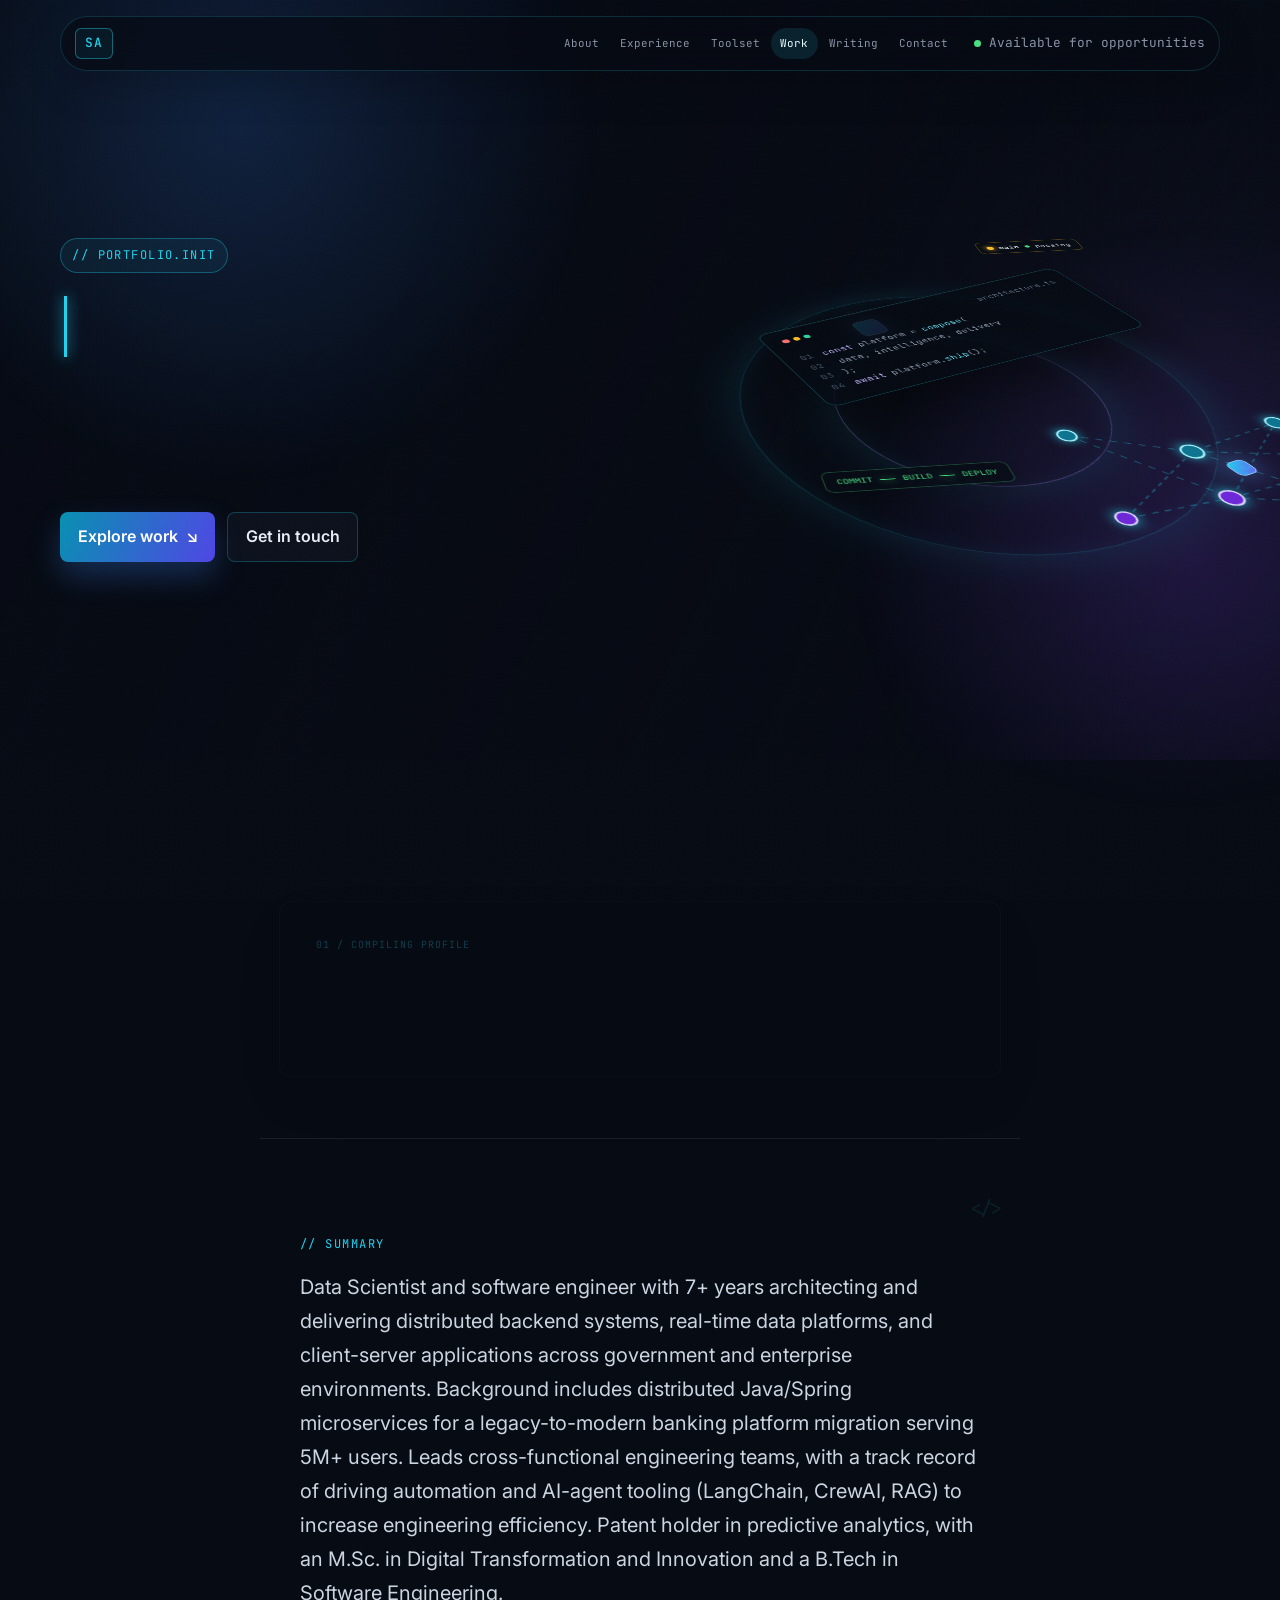
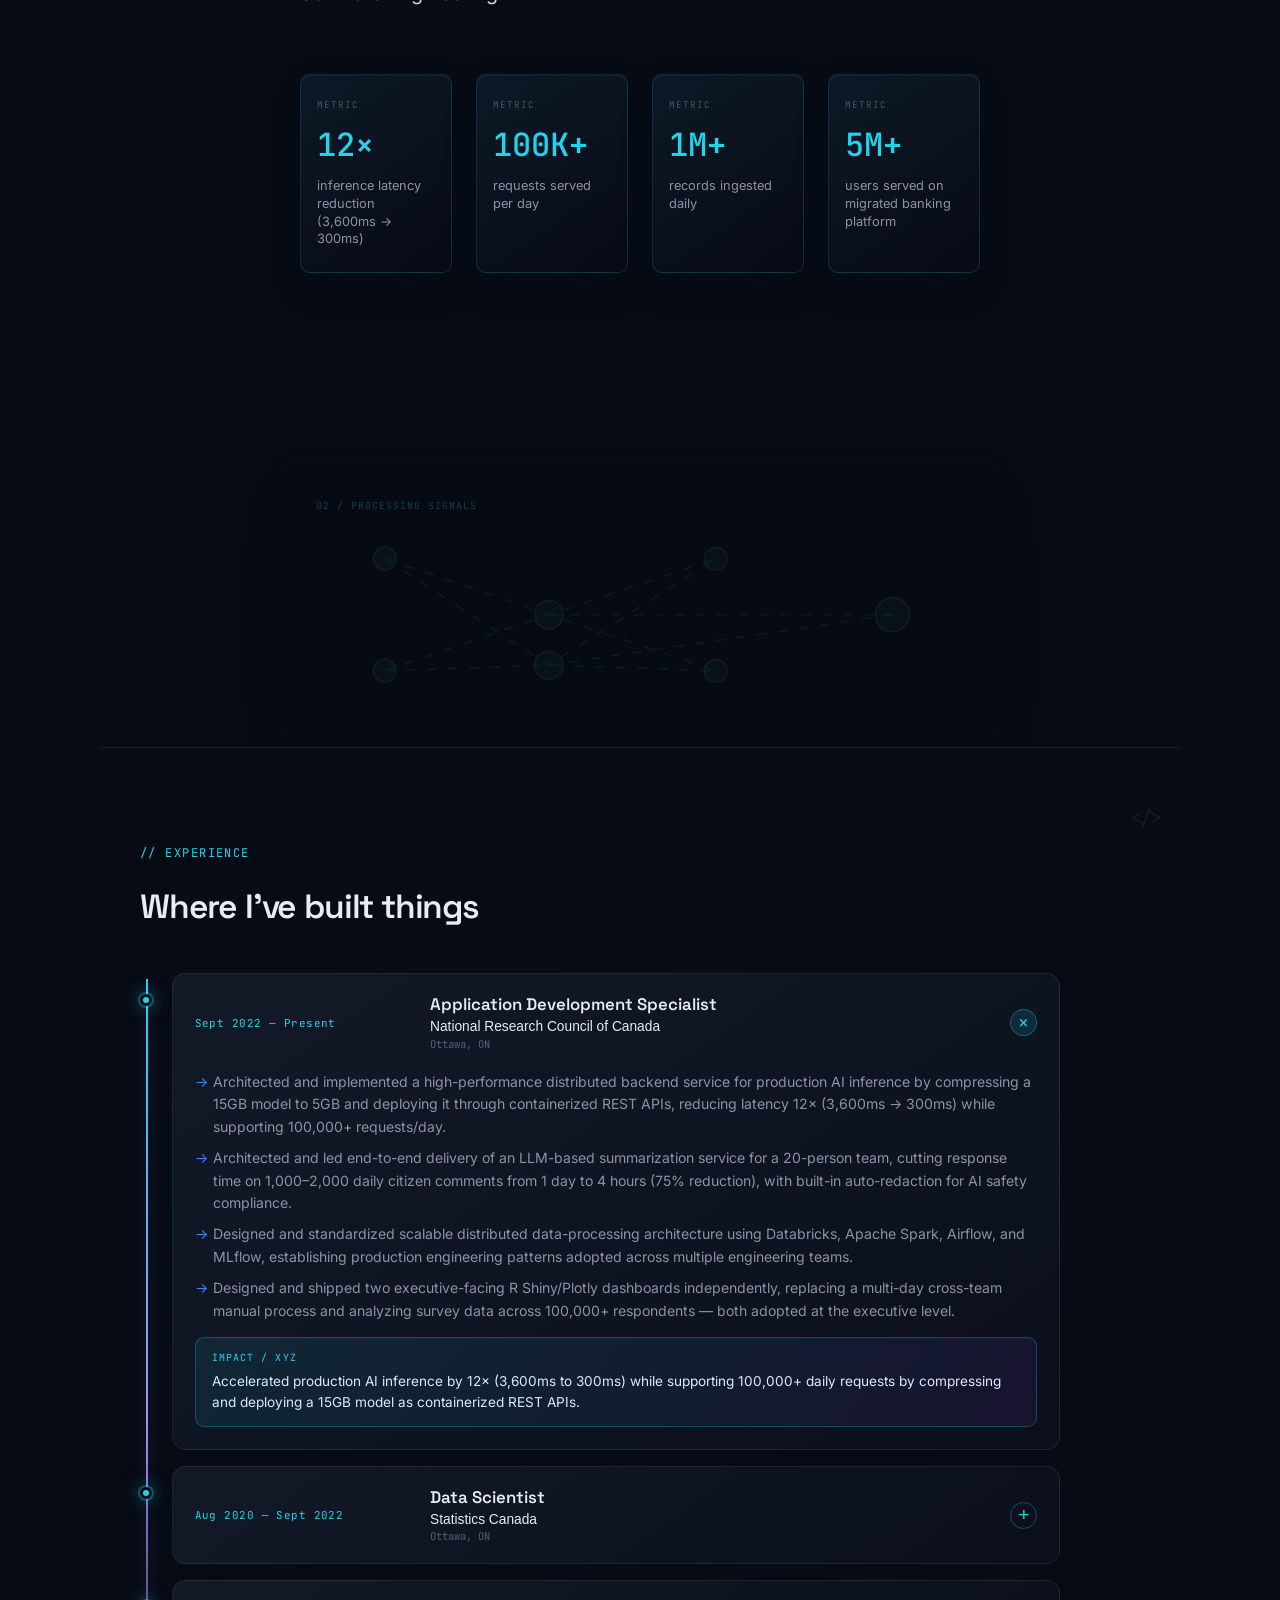
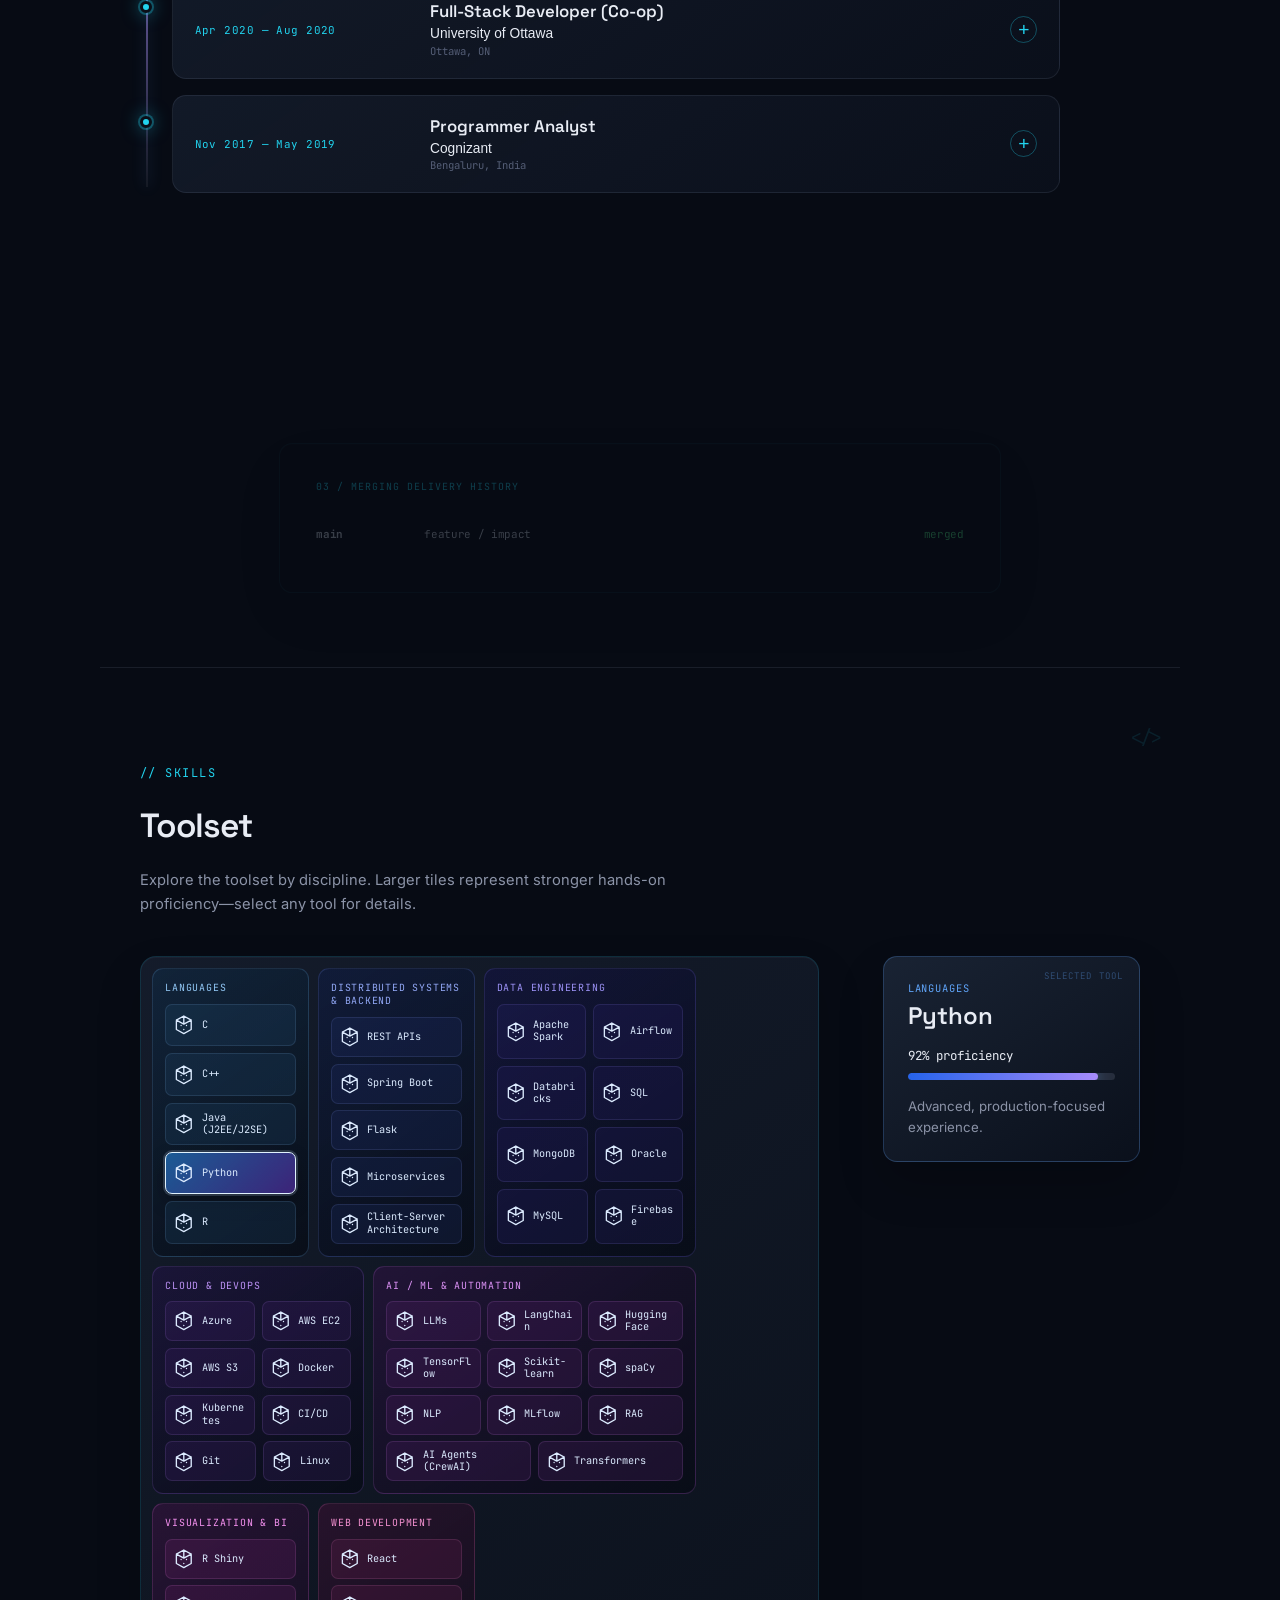
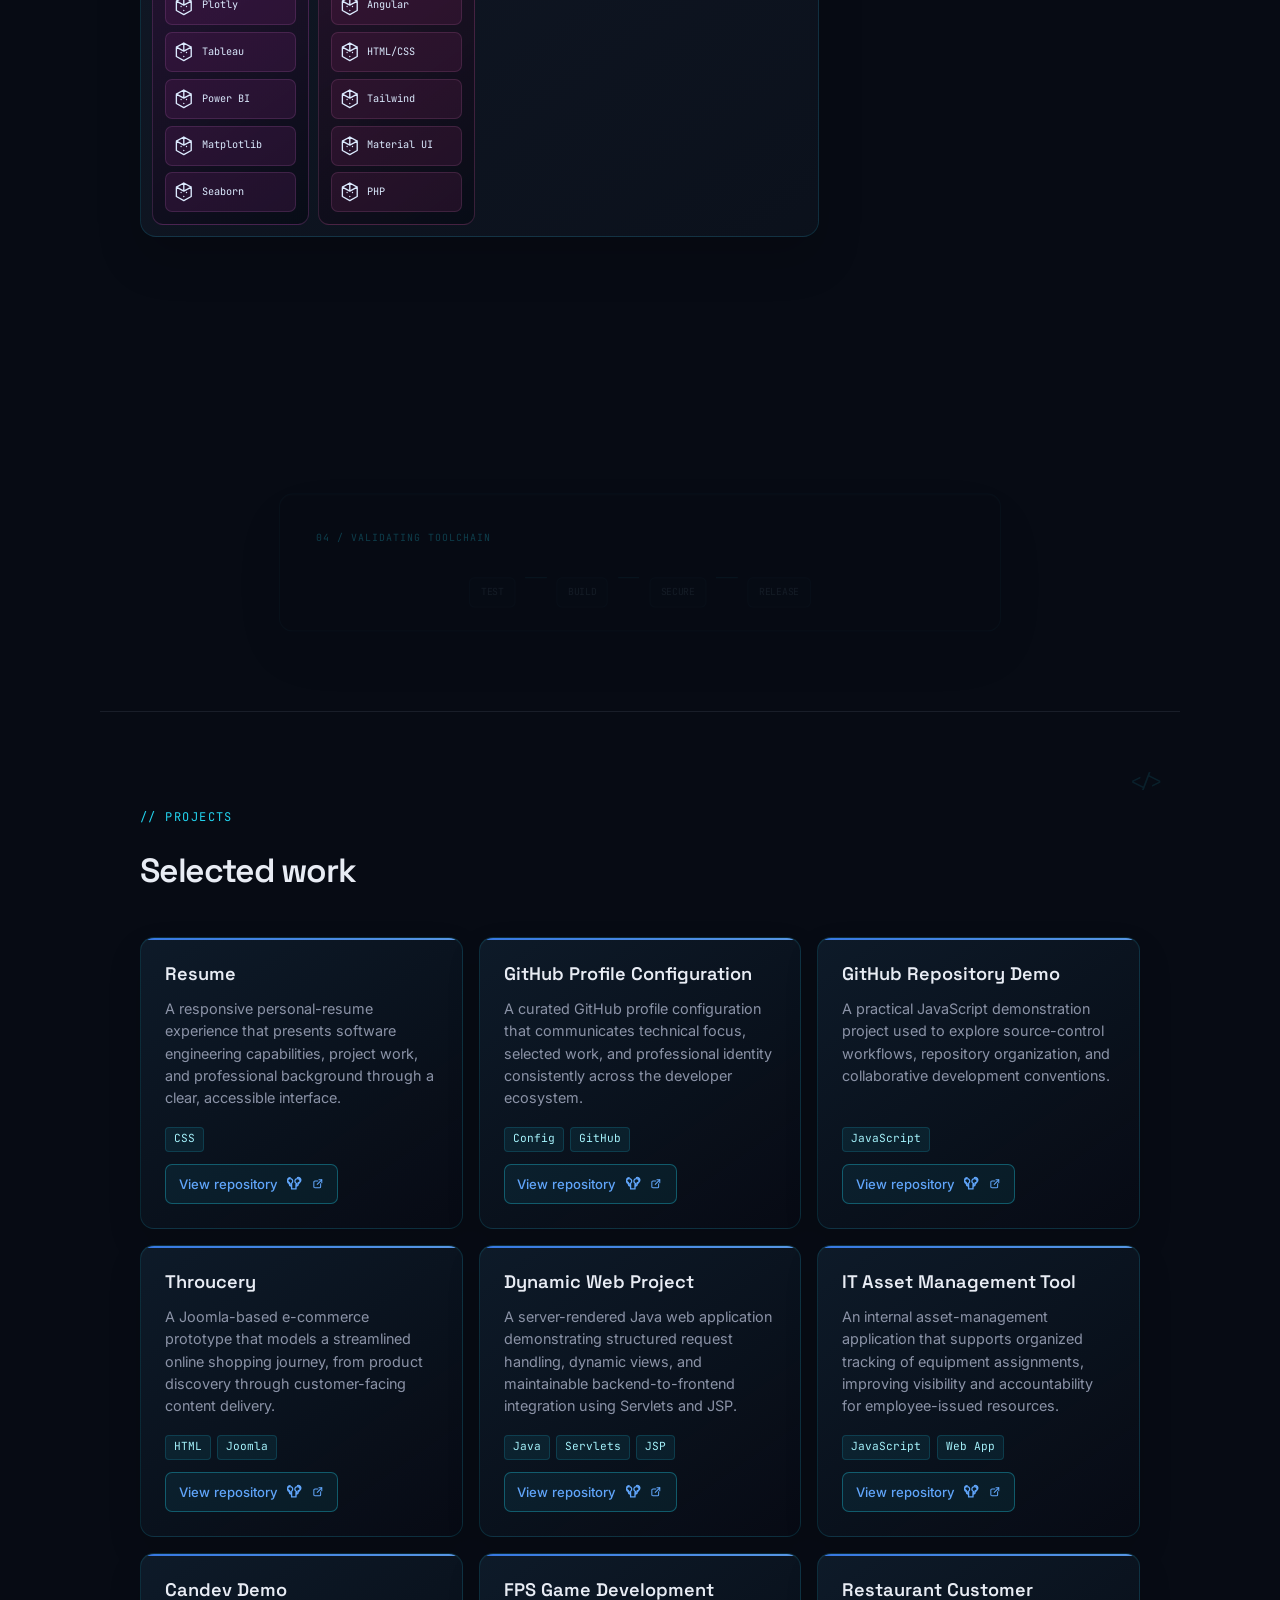
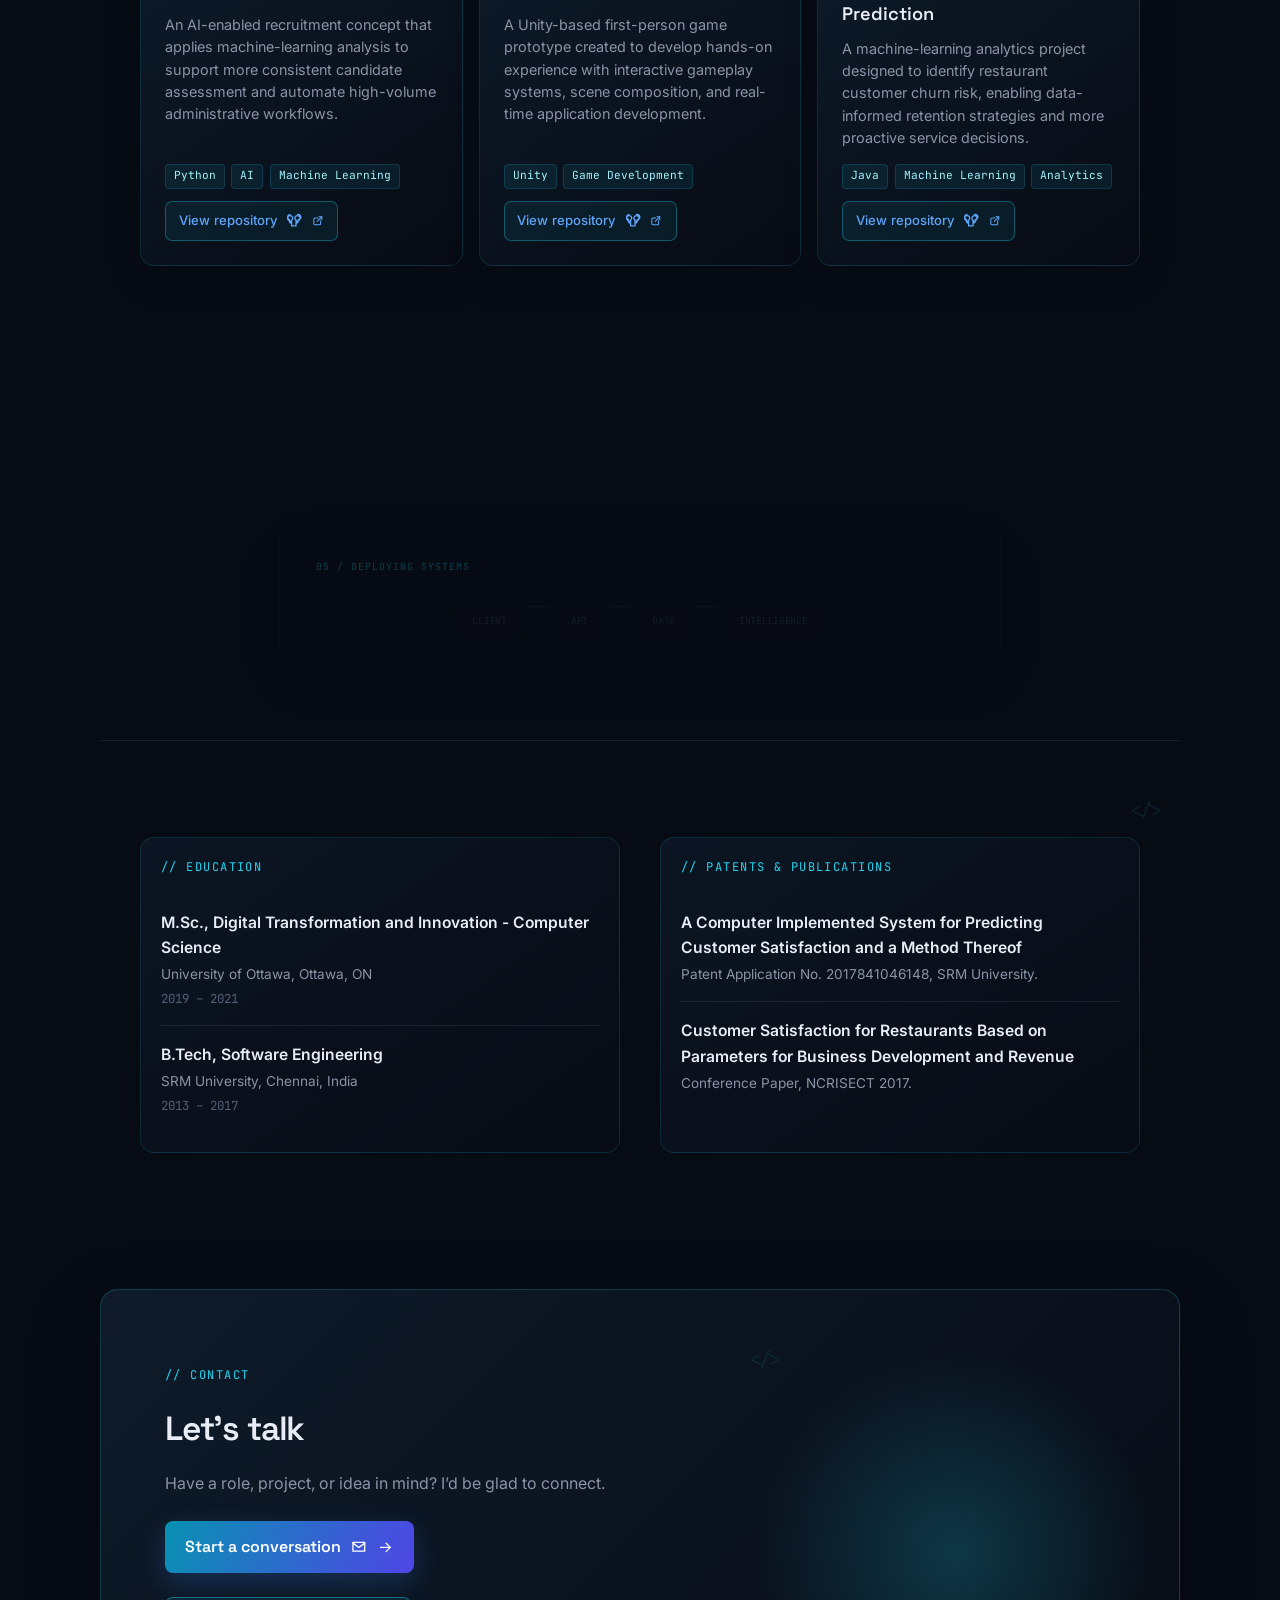
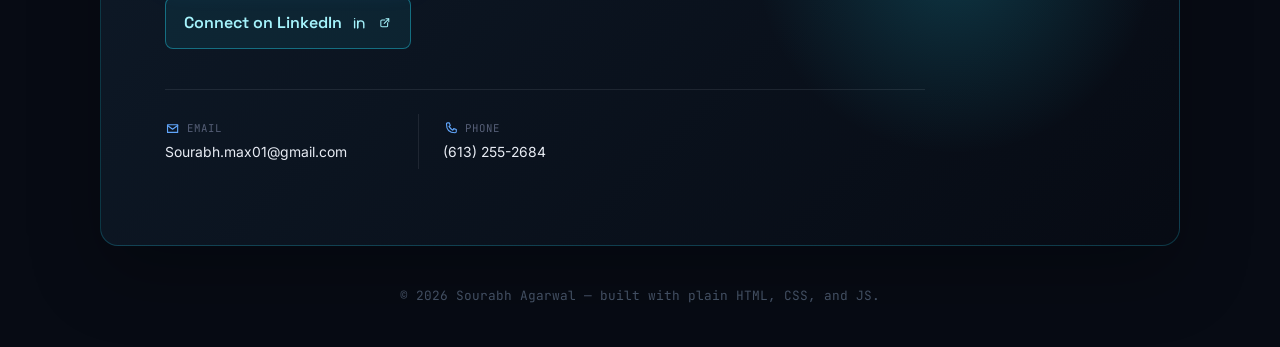
<file: index.html>
<!DOCTYPE html>
<html lang="en">
<head>
  <link rel="icon" type="image/svg+xml" href="assets/favicon-coding-avatar.svg" />
  <meta charset="UTF-8" />
  <meta name="viewport" content="width=device-width, initial-scale=1.0" />
  <title>Sourabh Agarwal — Software Engineer</title>
  <meta name="description" content="Portfolio of Sourabh Agarwal — technical leader and software engineer specializing in distributed systems, real-time data platforms, and AI infrastructure." />

  <link rel="preconnect" href="https://fonts.googleapis.com" />
  <link rel="preconnect" href="https://fonts.gstatic.com" crossorigin />
  <link href="https://fonts.googleapis.com/css2?family=Space+Grotesk:wght@500;600;700&family=Inter:wght@400;500;600&family=JetBrains+Mono:wght@400;500&display=swap" rel="stylesheet" />

  <link rel="stylesheet" href="css/styles.css" />
</head>
<body>

  <div class="noise-overlay" aria-hidden="true"></div>

  <nav class="nav" id="nav">
    <a class="nav__mark" href="#hero" aria-label="Back to top">SA</a>
    <div class="nav__links" aria-label="Primary navigation">
      <a href="#summary">About</a>
      <a href="#experience">Experience</a>
      <a href="#skills">Toolset</a>
      <a href="#projects">Work</a>
      <a href="blogs.html">Writing</a>
      <a href="#contact">Contact</a>
    </div>
    <div class="nav__status">
      <span class="status-dot" aria-hidden="true"></span>
      <span class="nav__status-text">Available for opportunities</span>
    </div>
    <span class="nav__progress" aria-hidden="true"></span>
  </nav>

  <main id="main-content">

    <section id="hero" class="hero" aria-label="Introduction">
      <div class="hero__inner">
        <p class="eyebrow">// PORTFOLIO.INIT</p>
        <h1 class="hero__typing" id="hero-typing" aria-live="polite"><span id="hero-typing-text"></span><span class="cursor" aria-hidden="true"></span></h1>
        <div class="hero__identity" id="hero-identity">
          <p class="hero__name" id="hero-name"></p>
          <p class="hero__title" id="hero-title"></p>
        </div>
        <div class="hero__actions" aria-label="Portfolio navigation">
          <a class="hero__button hero__button--primary" href="#projects">Explore work <span aria-hidden="true">↘</span></a>
          <a class="hero__button hero__button--quiet" href="#contact">Get in touch</a>
        </div>
      </div>
      <div class="hero__stage" aria-hidden="true">
        <div class="hero-orbit hero-orbit--outer"></div>
        <div class="hero-orbit hero-orbit--inner"></div>
        <div class="hero-node hero-node--one"></div>
        <div class="hero-node hero-node--two"></div>
        <div class="hero-terminal hero-terminal--code">
          <div class="hero-terminal__bar"><span></span><span></span><span></span><b>architecture.ts</b></div>
          <p><i>01</i> <em>const</em> platform = <strong>compose</strong>(</p>
          <p><i>02</i> &nbsp;data, intelligence, delivery</p>
          <p><i>03</i> );</p>
          <p><i>04</i> <em>await</em> platform.<strong>ship</strong>();</p>
        </div>
        <div class="hero-pipeline"><span>COMMIT</span><i></i><span>BUILD</span><i></i><span>DEPLOY</span></div>
        <div class="hero-git"><span></span><b>main</b><i>●</i> passing</div>
        <svg class="hero-neural" viewBox="0 0 260 150" fill="none" xmlns="http://www.w3.org/2000/svg">
          <path d="M28 26L110 55L190 26M28 26L110 110L190 26M28 124L110 55L190 124M28 124L110 110L190 124M110 55L238 75M110 110L238 75" />
          <g><circle cx="28" cy="26" r="7"/><circle cx="28" cy="124" r="7"/><circle cx="110" cy="55" r="8"/><circle cx="110" cy="110" r="8"/><circle cx="190" cy="26" r="7"/><circle cx="190" cy="124" r="7"/><circle cx="238" cy="75" r="9"/></g>
        </svg>
      </div>
      <div class="hero__bg" aria-hidden="true"></div>
    </section>

    <div class="scroll-scene scroll-scene--code" data-scene="code" aria-hidden="true">
      <div class="scroll-scene__inner">
        <span class="scroll-scene__label">01 / COMPILING PROFILE</span>
        <div class="scene-code"><i>const</i> engineer = <b>build</b>(<span>systems</span>);<br><i>await</i> engineer.<b>ship</b>();</div>
      </div>
    </div>

    <section id="summary" class="summary" aria-label="Summary">
      <p class="eyebrow">// SUMMARY</p>
      <p class="summary__text" id="summary-text"></p>
      <div class="stats" id="stats-grid"></div>
    </section>

    <div class="scroll-scene scroll-scene--neural" data-scene="neural" aria-hidden="true">
      <div class="scroll-scene__inner">
        <span class="scroll-scene__label">02 / PROCESSING SIGNALS</span>
        <svg class="scene-neural" viewBox="0 0 420 120" fill="none" xmlns="http://www.w3.org/2000/svg"><path d="M28 20L145 60L264 20M28 20L145 96L264 20M28 100L145 60L264 100M28 100L145 96L264 100M145 60L390 60M145 96L390 60"/><g><circle cx="28" cy="20" r="8"/><circle cx="28" cy="100" r="8"/><circle cx="145" cy="60" r="10"/><circle cx="145" cy="96" r="10"/><circle cx="264" cy="20" r="8"/><circle cx="264" cy="100" r="8"/><circle cx="390" cy="60" r="12"/></g></svg>
      </div>
    </div>

    <section id="experience" class="experience" aria-label="Experience">
      <p class="eyebrow">// EXPERIENCE</p>
      <h2 class="section-heading">Where I've built things</h2>
      <div class="timeline" id="timeline"></div>
    </section>

    <div class="scroll-scene scroll-scene--git" data-scene="git" aria-hidden="true">
      <div class="scroll-scene__inner">
        <span class="scroll-scene__label">03 / MERGING DELIVERY HISTORY</span>
        <div class="scene-git"><b>main</b><i></i><i></i><i></i><span>feature / impact</span><i></i><i></i><strong>merged</strong></div>
      </div>
    </div>

    <section id="skills" class="skills" aria-label="Skills">
      <p class="eyebrow">// SKILLS</p>
      <h2 class="section-heading">Toolset</h2>
      <p class="skills__hint">Explore the toolset by discipline. Larger tiles represent stronger hands-on proficiency—select any tool for details.</p>
      <div class="skills__grid" id="skills-grid"></div>
    </section>

    <div class="scroll-scene scroll-scene--pipeline" data-scene="pipeline" aria-hidden="true">
      <div class="scroll-scene__inner">
        <span class="scroll-scene__label">04 / VALIDATING TOOLCHAIN</span>
        <div class="scene-pipeline"><span>TEST</span><i></i><span>BUILD</span><i></i><span>SECURE</span><i></i><span>RELEASE</span></div>
      </div>
    </div>

    <section id="projects" class="projects" aria-label="Projects">
      <p class="eyebrow">// PROJECTS</p>
      <h2 class="section-heading">Selected work</h2>
      <div class="projects__grid" id="projects-grid"></div>
    </section>

    <div class="scroll-scene scroll-scene--deploy" data-scene="deploy" aria-hidden="true">
      <div class="scroll-scene__inner">
        <span class="scroll-scene__label">05 / DEPLOYING SYSTEMS</span>
        <div class="scene-deploy"><span>CLIENT</span><i></i><span>API</span><i></i><span>DATA</span><i></i><span>INTELLIGENCE</span></div>
      </div>
    </div>

    <section id="education" class="education" aria-label="Education and patents">
      <div class="education__col">
        <p class="eyebrow">// EDUCATION</p>
        <div id="education-list"></div>
      </div>
      <div class="education__col">
        <p class="eyebrow">// PATENTS &amp; PUBLICATIONS</p>
        <div id="patents-list"></div>
      </div>
    </section>

    <section id="contact" class="contact" aria-label="Contact">
      <p class="eyebrow">// CONTACT</p>
      <h2 class="section-heading">Let's talk</h2>
      <div class="contact__links" id="contact-links"></div>
    </section>

  </main>

  <footer class="footer">
    <p id="footer-text"></p>
  </footer>

  <div id="load-error" class="load-error" role="alert" hidden>
    <p>Content failed to load.</p>
    <p class="load-error__detail">If you're running this locally by double-clicking index.html, browsers block local file fetches — serve it instead with <code>python3 -m http.server</code> and open <code>http://localhost:8000</code>. Otherwise this may be a temporary network hiccup.</p>
    <button type="button" id="retry-load" class="retry-button">Retry</button>
  </div>

  <script src="js/script.js" defer></script>
</body>
</html>
</file>
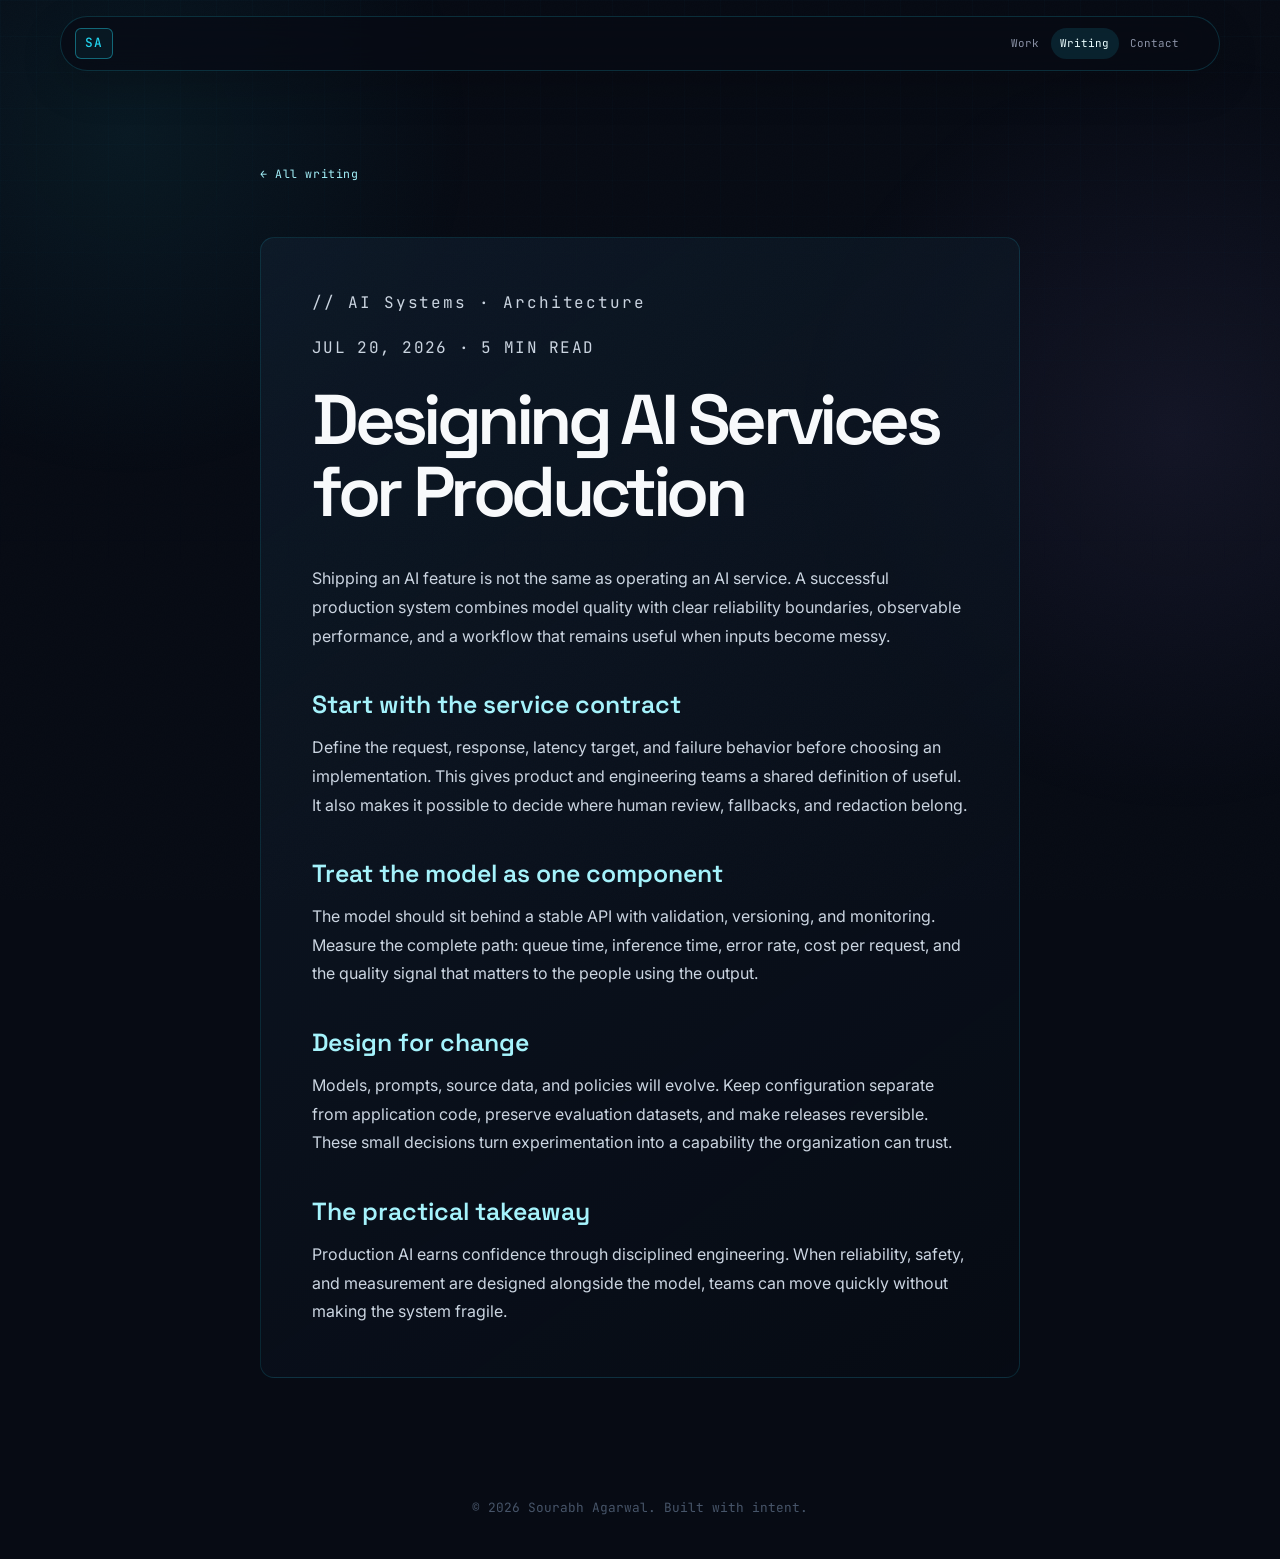
<file: blog.html>
<!doctype html>
<html lang="en"><head><meta charset="utf-8"><meta name="viewport" content="width=device-width,initial-scale=1"><title>Article — Sourabh Agarwal</title><link rel="preconnect" href="https://fonts.googleapis.com"><link rel="preconnect" href="https://fonts.gstatic.com" crossorigin><link href="https://fonts.googleapis.com/css2?family=Space+Grotesk:wght@500;600;700&family=Inter:wght@400;500;600&family=JetBrains+Mono:wght@400;500&display=swap" rel="stylesheet"><link rel="stylesheet" href="css/styles.css"></head><body class="blog-page"><div class="noise-overlay"></div><nav class="nav"><a class="nav__mark" href="index.html#hero">SA</a><div class="nav__links"><a href="index.html#projects">Work</a><a class="is-active" href="blogs.html">Writing</a><a href="index.html#contact">Contact</a></div></nav><main class="article-shell"><a class="article-back" href="blogs.html">← All writing</a><article id="article" class="article" aria-live="polite"></article></main><footer class="footer"><p>© <span id="year"></span> Sourabh Agarwal. Built with intent.</p></footer><script src="js/blogs.js" defer></script></body></html>
</file>
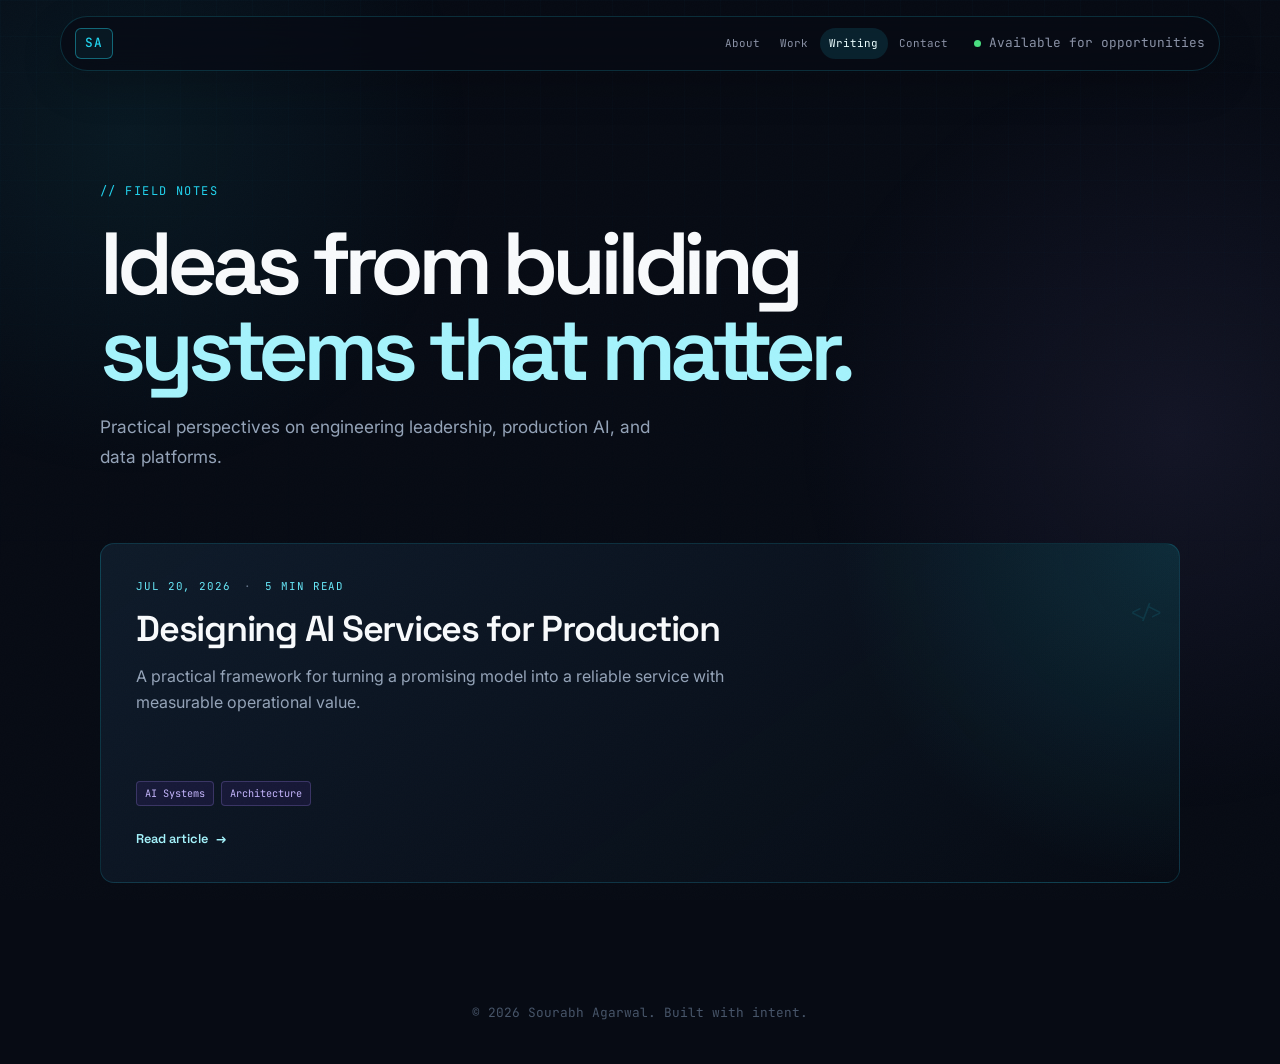
<file: blogs.html>
<!doctype html>
<html lang="en"><head><meta charset="utf-8"><meta name="viewport" content="width=device-width,initial-scale=1"><title>Writing — Sourabh Agarwal</title><meta name="description" content="Technical writing by Sourabh Agarwal."><link rel="preconnect" href="https://fonts.googleapis.com"><link rel="preconnect" href="https://fonts.gstatic.com" crossorigin><link href="https://fonts.googleapis.com/css2?family=Space+Grotesk:wght@500;600;700&family=Inter:wght@400;500;600&family=JetBrains+Mono:wght@400;500&display=swap" rel="stylesheet"><link rel="stylesheet" href="css/styles.css"></head>
<body class="blog-page"><div class="noise-overlay"></div><nav class="nav"><a class="nav__mark" href="index.html#hero">SA</a><div class="nav__links"><a href="index.html#summary">About</a><a href="index.html#projects">Work</a><a class="is-active" href="blogs.html">Writing</a><a href="index.html#contact">Contact</a></div><div class="nav__status"><span class="status-dot"></span><span class="nav__status-text">Available for opportunities</span></div></nav><main class="blog-index"><header class="blog-hero"><p class="eyebrow">// FIELD NOTES</p><h1>Ideas from building<br><span>systems that matter.</span></h1><p>Practical perspectives on engineering leadership, production AI, and data platforms.</p></header><section aria-label="Articles"><div id="blog-list" class="blog-grid" aria-live="polite"></div></section></main><footer class="footer"><p>© <span id="year"></span> Sourabh Agarwal. Built with intent.</p></footer><script src="js/blogs.js" defer></script></body></html>
</file>
<file: css/styles.css>
/* ============================================================
   DESIGN TOKENS
   ============================================================ */
:root {
  /* Color */
  --bg: #0a0e17;
  --bg-elevated: #121826;
  --bg-elevated-2: #171f30;
  --border: rgba(230, 236, 248, 0.09);
  --border-strong: rgba(230, 236, 248, 0.18);
  --text-primary: #e8ecf4;
  --text-muted: #8b93a7;
  --text-faint: #565f77;
  --accent: #3b82f6;
  --accent-bright: #60a5fa;
  --accent-soft: rgba(59, 130, 246, 0.14);
  --success: #34d399;

  /* Type */
  --font-display: "Space Grotesk", "Segoe UI", sans-serif;
  --font-body: "Inter", "Segoe UI", sans-serif;
  --font-mono: "JetBrains Mono", "SFMono-Regular", Consolas, monospace;

  /* Spacing scale */
  --space-1: 0.5rem;
  --space-2: 1rem;
  --space-3: 1.5rem;
  --space-4: 2.5rem;
  --space-5: 4rem;
  --space-6: 6rem;
  --space-7: 9rem;

  /* Layout */
  --content-width: 760px;
  --wide-width: 1080px;
  --radius: 10px;

  /* Motion */
  --ease: cubic-bezier(0.22, 1, 0.36, 1);
  --duration: 0.6s;
}

/* ============================================================
   RESET
   ============================================================ */
*, *::before, *::after { box-sizing: border-box; }
html { scroll-behavior: smooth; }
body {
  margin: 0;
  background: var(--bg);
  color: var(--text-primary);
  font-family: var(--font-body);
  font-size: 16px;
  line-height: 1.6;
  -webkit-font-smoothing: antialiased;
}
h1, h2, h3, p, ul, figure { margin: 0; padding: 0; }
ul { list-style: none; }
a { color: inherit; text-decoration: none; }
img { max-width: 100%; display: block; }

a:focus-visible,
button:focus-visible {
  outline: 2px solid var(--accent-bright);
  outline-offset: 3px;
  border-radius: 4px;
}

/* Subtle grain overlay for texture on the near-black background */
.noise-overlay {
  position: fixed;
  inset: 0;
  pointer-events: none;
  z-index: 1;
  opacity: 0.025;
  background-image: url("data:image/svg+xml,%3Csvg xmlns='http://www.w3.org/2000/svg' width='60' height='60'%3E%3Cfilter id='n'%3E%3CfeTurbulence type='fractalNoise' baseFrequency='0.9' numOctaves='2' stitchTiles='stitch'/%3E%3C/filter%3E%3Crect width='100%25' height='100%25' filter='url(%23n)'/%3E%3C/svg%3E");
}

/* ============================================================
   SHARED ELEMENTS
   ============================================================ */
.eyebrow {
  font-family: var(--font-mono);
  font-size: 0.75rem;
  letter-spacing: 0.12em;
  color: var(--accent-bright);
  margin-bottom: var(--space-2);
}

.section-heading {
  font-family: var(--font-display);
  font-weight: 600;
  font-size: clamp(1.5rem, 3vw, 2.1rem);
  margin-bottom: var(--space-4);
  color: var(--text-primary);
}

.status-dot {
  width: 7px;
  height: 7px;
  border-radius: 50%;
  background: var(--success);
  display: inline-block;
  box-shadow: 0 0 0 0 rgba(52, 211, 153, 0.6);
  animation: pulse 2.4s var(--ease) infinite;
}

@keyframes pulse {
  0%   { box-shadow: 0 0 0 0 rgba(52, 211, 153, 0.55); }
  70%  { box-shadow: 0 0 0 8px rgba(52, 211, 153, 0); }
  100% { box-shadow: 0 0 0 0 rgba(52, 211, 153, 0); }
}

/* Scroll-reveal utility, toggled by IntersectionObserver in script.js */
.reveal {
  opacity: 0;
  transform: translateY(24px);
  transition: opacity var(--duration) var(--ease), transform var(--duration) var(--ease);
}
.reveal.is-visible {
  opacity: 1;
  transform: translateY(0);
}

/* ============================================================
   NAV
   ============================================================ */
.nav {
  position: fixed;
  top: 0;
  left: 0;
  right: 0;
  z-index: 10;
  display: flex;
  justify-content: space-between;
  align-items: center;
  padding: var(--space-2) var(--space-4);
  font-family: var(--font-mono);
  font-size: 0.8rem;
  backdrop-filter: blur(8px);
  background: linear-gradient(to bottom, rgba(10, 14, 23, 0.85), transparent);
}
.nav__mark {
  font-weight: 500;
  letter-spacing: 0.08em;
  color: var(--text-primary);
  border: 1px solid var(--border-strong);
  border-radius: 6px;
  padding: 0.25rem 0.55rem;
}
.nav__status {
  display: flex;
  align-items: center;
  gap: 0.5rem;
  color: var(--text-muted);
}
.nav__status-text { display: none; }
@media (min-width: 560px) {
  .nav__status-text { display: inline; }
}

/* ============================================================
   HERO
   ============================================================ */
.hero {
  position: relative;
  min-height: 100svh;
  display: flex;
  align-items: center;
  padding: var(--space-4);
  overflow: hidden;
}
.hero__inner {
  position: relative;
  z-index: 2;
  max-width: var(--wide-width);
  margin: 0 auto;
  width: 100%;
}
.hero__typing {
  font-family: var(--font-display);
  font-weight: 600;
  font-size: clamp(1.75rem, 5.5vw, 3.5rem);
  line-height: 1.15;
  min-height: 1.3em;
  color: var(--text-primary);
}
.cursor {
  display: inline-block;
  width: 3px;
  height: 0.9em;
  background: var(--accent-bright);
  margin-left: 4px;
  vertical-align: -0.1em;
  animation: blink 1s step-end infinite;
}
@keyframes blink { 50% { opacity: 0; } }

.hero__identity {
  margin-top: var(--space-3);
  opacity: 0;
  transform: translateY(12px);
  transition: opacity 0.7s var(--ease), transform 0.7s var(--ease);
}
.hero__identity.is-visible {
  opacity: 1;
  transform: translateY(0);
}
.hero__name {
  font-family: var(--font-display);
  font-size: clamp(1.1rem, 2.2vw, 1.4rem);
  font-weight: 500;
  color: var(--text-primary);
}
.hero__title {
  font-family: var(--font-mono);
  font-size: 0.9rem;
  color: var(--text-muted);
  margin-top: 0.35rem;
}

.hero__bg {
  position: absolute;
  inset: -10% -10% -10% -10%;
  z-index: 1;
  background:
    radial-gradient(600px circle at 20% 20%, var(--accent-soft), transparent 60%),
    radial-gradient(500px circle at 80% 70%, rgba(96, 165, 250, 0.08), transparent 60%);
  will-change: transform;
}

.hero__scroll-cue {
  position: absolute;
  bottom: var(--space-4);
  left: 50%;
  transform: translateX(-50%);
  width: 22px;
  height: 34px;
  border: 1px solid var(--border-strong);
  border-radius: 12px;
  display: flex;
  justify-content: center;
  padding-top: 6px;
}
.hero__scroll-cue span {
  width: 3px;
  height: 6px;
  background: var(--accent-bright);
  border-radius: 2px;
  animation: scroll-cue 1.8s var(--ease) infinite;
}
@keyframes scroll-cue {
  0%   { transform: translateY(0); opacity: 1; }
  100% { transform: translateY(10px); opacity: 0; }
}

/* ============================================================
   SUMMARY
   ============================================================ */
.summary {
  max-width: var(--content-width);
  margin: 0 auto;
  padding: var(--space-6) var(--space-4);
  border-top: 1px solid var(--border);
}
.summary__text {
  font-size: clamp(1.05rem, 1.6vw, 1.25rem);
  line-height: 1.7;
  color: var(--text-primary);
}
.stats {
  margin-top: var(--space-5);
  display: grid;
  grid-template-columns: repeat(2, 1fr);
  gap: var(--space-3);
}
@media (min-width: 640px) {
  .stats { grid-template-columns: repeat(4, 1fr); }
}
.stat {
  border: 1px solid var(--border);
  border-radius: var(--radius);
  padding: var(--space-3) var(--space-2);
  background: var(--bg-elevated);
}
.stat__value {
  font-family: var(--font-mono);
  font-weight: 500;
  font-size: clamp(1.5rem, 3vw, 2rem);
  color: var(--accent-bright);
}
.stat__label {
  margin-top: 0.4rem;
  font-size: 0.8rem;
  color: var(--text-muted);
  line-height: 1.4;
}

/* ============================================================
   EXPERIENCE / TIMELINE
   ============================================================ */
.experience {
  max-width: var(--wide-width);
  margin: 0 auto;
  padding: var(--space-6) var(--space-4);
  border-top: 1px solid var(--border);
}
.timeline {
  position: relative;
  padding-left: var(--space-4);
}
.timeline::before {
  content: "";
  position: absolute;
  left: 5px;
  top: 6px;
  bottom: 6px;
  width: 1px;
  background: linear-gradient(to bottom, var(--accent), var(--border) 90%);
}
.timeline-entry {
  position: relative;
  padding-bottom: var(--space-5);
}
.timeline-entry:last-child { padding-bottom: 0; }
.timeline-entry::before {
  content: "";
  position: absolute;
  left: calc(-1 * var(--space-4) + 1px);
  top: 6px;
  width: 9px;
  height: 9px;
  border-radius: 50%;
  background: var(--bg);
  border: 2px solid var(--accent-bright);
}
.timeline-entry__meta {
  font-family: var(--font-mono);
  font-size: 0.78rem;
  color: var(--text-faint);
  letter-spacing: 0.03em;
}
.timeline-entry__role {
  font-family: var(--font-display);
  font-weight: 600;
  font-size: 1.15rem;
  margin-top: 0.3rem;
  color: var(--text-primary);
}
.timeline-entry__company {
  color: var(--accent-bright);
  font-weight: 500;
}
.timeline-entry__bullets {
  margin-top: var(--space-2);
  display: flex;
  flex-direction: column;
  gap: 0.55rem;
}
.timeline-entry__bullets li {
  position: relative;
  padding-left: 1.1rem;
  color: var(--text-muted);
  font-size: 0.95rem;
  line-height: 1.6;
}
.timeline-entry__bullets li::before {
  content: "\2192";
  position: absolute;
  left: 0;
  color: var(--accent);
}

/* ============================================================
   SKILLS
   ============================================================ */
.skills {
  max-width: var(--wide-width);
  margin: 0 auto;
  padding: var(--space-6) var(--space-4);
  border-top: 1px solid var(--border);
}
.skills__grid {
  display: grid;
  gap: var(--space-3);
  grid-template-columns: 1fr;
}
@media (min-width: 720px) {
  .skills__grid { grid-template-columns: 1fr 1fr; }
}
.skill-group {
  border: 1px solid var(--border);
  border-radius: var(--radius);
  padding: var(--space-3);
  background: var(--bg-elevated);
}
.skill-group__title {
  font-family: var(--font-mono);
  font-size: 0.75rem;
  letter-spacing: 0.06em;
  color: var(--text-muted);
  margin-bottom: var(--space-2);
  text-transform: uppercase;
}
.skill-group__tags {
  display: flex;
  flex-wrap: wrap;
  gap: 0.5rem;
}
.skill-tag {
  font-size: 0.82rem;
  padding: 0.3rem 0.65rem;
  border: 1px solid var(--border-strong);
  border-radius: 999px;
  color: var(--text-primary);
  background: var(--bg-elevated-2);
}

/* ============================================================
   PROJECTS
   ============================================================ */
.projects {
  max-width: var(--wide-width);
  margin: 0 auto;
  padding: var(--space-6) var(--space-4);
  border-top: 1px solid var(--border);
}
.projects__grid {
  display: grid;
  gap: 1.25rem;
  grid-template-columns: repeat(auto-fit, minmax(min(100%, 280px), 1fr));
}
.project-card {
  position: relative;
  min-height: 255px;
  overflow: hidden;
  border: 1px solid var(--border);
  border-radius: 14px;
  padding: 1.5rem;
  background: linear-gradient(145deg, var(--bg-elevated-2), var(--bg-elevated));
  box-shadow: 0 14px 32px rgba(0, 0, 0, 0.11);
  transition: border-color 0.3s var(--ease), transform 0.3s var(--ease), box-shadow 0.3s var(--ease);
  display: flex;
  flex-direction: column;
  gap: 0.75rem;
}
.project-card::before {
  content: "";
  position: absolute;
  top: 0;
  left: 0;
  width: 100%;
  height: 3px;
  background: linear-gradient(90deg, var(--accent), var(--accent-bright));
  opacity: 0.65;
}
.project-card:hover {
  border-color: rgba(96, 165, 250, 0.42);
  transform: translateY(-5px);
  box-shadow: 0 20px 42px rgba(0, 0, 0, 0.22);
}
.project-card--placeholder {
  border-style: dashed;
}
.project-card__title {
  font-family: var(--font-display);
  font-weight: 600;
  font-size: 1.14rem;
  line-height: 1.3;
}
.project-card__desc {
  color: var(--text-muted);
  font-size: 0.9rem;
  line-height: 1.55;
  flex-grow: 1;
}
.project-card__tags {
  display: flex;
  flex-wrap: wrap;
  gap: 0.4rem;
  margin-top: 0.15rem;
}
.project-card__tag {
  font-family: var(--font-mono);
  font-size: 0.7rem;
  color: var(--accent-bright);
  background: var(--accent-soft);
  padding: 0.15rem 0.5rem;
  border-radius: 4px;
}
.project-card__link {
  display: inline-flex;
  align-items: center;
  width: fit-content;
  margin-top: auto;
  padding-top: 0.35rem;
  font-size: 0.82rem;
  color: var(--accent-bright);
  font-weight: 500;
}
.project-card__link::after { content: "↗"; margin-left: 0.45rem; transition: transform 0.2s var(--ease); }
.project-card__link:hover::after { transform: translate(2px, -2px); }
.project-card__meta {
  color: var(--text-faint);
  font-family: var(--font-mono);
  font-size: 0.67rem;
  letter-spacing: 0.02em;
}

/* ============================================================
   EDUCATION & PATENTS
   ============================================================ */
.education {
  max-width: var(--wide-width);
  margin: 0 auto;
  padding: var(--space-6) var(--space-4);
  border-top: 1px solid var(--border);
  display: grid;
  gap: var(--space-5);
  grid-template-columns: 1fr;
}
@media (min-width: 720px) {
  .education { grid-template-columns: 1fr 1fr; }
}
.edu-item, .patent-item {
  padding: var(--space-2) 0;
  border-bottom: 1px solid var(--border);
}
.edu-item:last-child, .patent-item:last-child { border-bottom: none; }
.edu-item__degree, .patent-item__title {
  font-weight: 600;
  font-size: 0.98rem;
  color: var(--text-primary);
}
.edu-item__school, .patent-item__detail {
  margin-top: 0.25rem;
  font-size: 0.85rem;
  color: var(--text-muted);
}
.edu-item__years {
  font-family: var(--font-mono);
  font-size: 0.78rem;
  color: var(--text-faint);
  margin-top: 0.2rem;
}

/* ============================================================
   CONTACT
   ============================================================ */
.contact {
  position: relative;
  isolation: isolate;
  max-width: var(--wide-width);
  margin: var(--space-4) auto 0;
  padding: clamp(2.5rem, 6vw, 5rem) clamp(1.5rem, 5vw, 4.5rem);
  overflow: hidden;
  border: 1px solid var(--border-strong);
  border-radius: 18px;
  background: linear-gradient(135deg, rgba(23, 31, 48, 0.96), rgba(10, 14, 23, 0.98));
  text-align: left;
}
.contact::before {
  content: "";
  position: absolute;
  z-index: -1;
  top: -12rem;
  right: -8rem;
  width: 26rem;
  height: 26rem;
  border-radius: 50%;
  background: radial-gradient(circle, rgba(59, 130, 246, 0.22), transparent 68%);
  pointer-events: none;
}
.contact .section-heading {
  max-width: 620px;
  margin-bottom: var(--space-2);
}
.contact__links {
  display: grid;
  grid-template-columns: minmax(0, 1fr);
  gap: var(--space-3);
  max-width: 760px;
}
.contact__intro {
  max-width: 540px;
  color: var(--text-muted);
  font-size: 1rem;
}
.contact__primary-link {
  display: inline-flex;
  align-items: center;
  justify-content: center;
  width: fit-content;
  min-height: 3.25rem;
  padding: 0.7rem 1.25rem;
  border-radius: 8px;
  background: var(--accent);
  color: #fff;
  font-family: var(--font-display);
  font-weight: 600;
  box-shadow: 0 10px 28px rgba(59, 130, 246, 0.24);
  transition: background 0.25s var(--ease), transform 0.25s var(--ease), box-shadow 0.25s var(--ease);
}
.contact__primary-link::after { content: "→"; margin-left: 0.65rem; }
.contact__primary-link:hover {
  background: var(--accent-bright);
  transform: translateY(-2px);
  box-shadow: 0 14px 32px rgba(59, 130, 246, 0.34);
}
.contact__details {
  display: grid;
  grid-template-columns: repeat(3, minmax(0, 1fr));
  border-top: 1px solid var(--border);
  margin-top: var(--space-2);
  padding-top: var(--space-3);
}
.contact-detail {
  display: grid;
  gap: 0.25rem;
  min-width: 0;
  padding: 0.35rem var(--space-3);
  border-left: 1px solid var(--border);
  transition: color 0.2s var(--ease), background 0.2s var(--ease);
}
.contact-detail:first-child { padding-left: 0; border-left: 0; }
.contact-detail__label {
  color: var(--text-faint);
  font-family: var(--font-mono);
  font-size: 0.67rem;
  letter-spacing: 0.1em;
  text-transform: uppercase;
}
.contact-detail__value {
  overflow-wrap: anywhere;
  color: var(--text-primary);
  font-size: 0.87rem;
}
.contact-detail:hover .contact-detail__value { color: var(--accent-bright); }
@media (max-width: 700px) {
  .contact { margin: var(--space-3) var(--space-2) 0; }
  .contact__details { grid-template-columns: 1fr; gap: var(--space-2); }
  .contact-detail, .contact-detail:first-child {
    padding: var(--space-2) 0 0;
    border-left: 0;
    border-top: 1px solid var(--border);
  }
  .contact-detail:first-child { border-top: 0; padding-top: 0; }
}

/* ============================================================
   FOOTER
   ============================================================ */
.footer {
  text-align: center;
  padding: var(--space-4) var(--space-2);
  color: var(--text-faint);
  font-size: 0.8rem;
  font-family: var(--font-mono);
}

/* ============================================================
   ERROR STATE
   ============================================================ */
.load-error {
  display: none;
  position: fixed;
  inset: 0;
  z-index: 20;
  flex-direction: column;
  align-items: center;
  justify-content: center;
  gap: var(--space-2);
  background: var(--bg);
  padding: var(--space-4);
  text-align: center;
}
.load-error:not([hidden]) {
  display: flex;
}
.load-error__detail {
  color: var(--text-muted);
  font-size: 0.85rem;
  max-width: 480px;
}
.load-error code {
  font-family: var(--font-mono);
  background: var(--bg-elevated);
  padding: 0.1rem 0.4rem;
  border-radius: 4px;
}
.retry-button {
  margin-top: var(--space-2);
  font-family: var(--font-mono);
  font-size: 0.9rem;
  padding: 0.6rem 1.4rem;
  border: 1px solid var(--accent);
  border-radius: 999px;
  background: var(--accent-soft);
  color: var(--accent-bright);
  cursor: pointer;
  transition: background 0.25s var(--ease), transform 0.25s var(--ease);
}
.retry-button:hover {
  background: var(--accent);
  color: var(--bg);
  transform: translateY(-2px);
}

/* ============================================================
   IMMERSIVE DEVELOPER PORTFOLIO LAYER
   ============================================================ */
body {
  background:
    radial-gradient(900px 620px at 100% -10%, rgba(76, 29, 149, 0.16), transparent 58%),
    radial-gradient(700px 520px at -10% 35%, rgba(14, 165, 233, 0.10), transparent 60%),
    var(--bg);
}
body::before {
  content: "";
  position: fixed;
  inset: 0;
  z-index: -1;
  pointer-events: none;
  opacity: 0.32;
  background-image: linear-gradient(rgba(148, 163, 184, 0.045) 1px, transparent 1px), linear-gradient(90deg, rgba(148, 163, 184, 0.045) 1px, transparent 1px);
  background-size: 48px 48px;
  mask-image: linear-gradient(to bottom, black, transparent 72%);
}
.nav {
  top: 1rem;
  left: 50%;
  right: auto;
  width: min(calc(100% - 2rem), 1080px);
  padding: 0.7rem 0.9rem;
  border: 1px solid rgba(255, 255, 255, 0.11);
  border-radius: 999px;
  background: rgba(10, 14, 23, 0.62);
  box-shadow: 0 14px 42px rgba(0, 0, 0, 0.18);
  transform: translateX(-50%);
  backdrop-filter: blur(18px);
}
.nav__mark {
  border-color: rgba(96, 165, 250, 0.35);
  background: rgba(59, 130, 246, 0.10);
}
.nav__links { display: none; align-items: center; gap: .1rem; margin-left: auto; margin-right: 1rem; }
.nav__links a { padding: .42rem .6rem; border-radius: 999px; color: var(--text-muted); font-size: .68rem; transition: color .2s var(--ease), background .2s var(--ease); }
.nav__links a:hover { color: var(--text-primary); background: rgba(255,255,255,.06); }
.nav__links a.is-active { color: #dbeafe; background: rgba(59,130,246,.18); }
@media (min-width: 760px) { .nav__links { display: flex; } }
@media (max-width: 759px) { .nav { gap: .4rem; } .nav__links { display: flex; flex: 1; margin: 0; overflow-x: auto; scrollbar-width: none; } .nav__links::-webkit-scrollbar { display: none; } .nav__links a { padding: .38rem .45rem; font-size: .61rem; } .nav__status { display: none; } }
.hero {
  min-height: min(920px, 100svh);
  padding: 7.5rem var(--space-4) 5rem;
  perspective: 1200px;
}
.hero__inner {
  max-width: var(--wide-width);
  padding-right: min(42vw, 430px);
}
.hero .eyebrow { display: inline-flex; padding: 0.42rem 0.7rem; border: 1px solid rgba(96, 165, 250, 0.28); border-radius: 999px; background: rgba(59, 130, 246, 0.08); }
.hero__typing { letter-spacing: -0.05em; max-width: 730px; text-shadow: 0 0 42px rgba(96, 165, 250, 0.15); }
.hero__name { font-size: clamp(1.25rem, 2.5vw, 1.6rem); }
.hero__title { margin-top: 0.45rem; }
.hero__actions { display: flex; flex-wrap: wrap; gap: 0.75rem; margin-top: var(--space-4); }
.hero__button { display: inline-flex; align-items: center; gap: 0.5rem; min-height: 3.1rem; padding: 0.7rem 1.1rem; border-radius: 8px; font-weight: 600; transition: transform .25s var(--ease), box-shadow .25s var(--ease), background .25s var(--ease); }
.hero__button:hover { transform: translateY(-3px); }
.hero__button--primary { color: white; background: linear-gradient(120deg, #2563eb, #7c3aed); box-shadow: 0 14px 30px rgba(59, 130, 246, .28); }
.hero__button--primary:hover { box-shadow: 0 18px 38px rgba(124, 58, 237, .36); }
.hero__button--quiet { border: 1px solid var(--border-strong); background: rgba(18, 24, 38, .50); color: var(--text-primary); }
.hero__button--quiet:hover { border-color: var(--accent-bright); background: var(--accent-soft); }
.hero__bg { background: radial-gradient(600px circle at 24% 22%, rgba(59, 130, 246, .18), transparent 60%), radial-gradient(550px circle at 86% 70%, rgba(124, 58, 237, .16), transparent 62%); }
.hero__stage { position: absolute; z-index: 2; right: max(5vw, calc((100vw - var(--wide-width)) / 2)); top: 50%; width: min(37vw, 430px); aspect-ratio: 1; transform: translateY(-45%) rotateX(58deg) rotateZ(-24deg); transform-style: preserve-3d; pointer-events: none; }
.hero-orbit { position: absolute; inset: 4%; border: 1px solid rgba(96, 165, 250, .28); border-radius: 50%; box-shadow: 0 0 44px rgba(59, 130, 246, .11), inset 0 0 28px rgba(59, 130, 246, .08); animation: orbit 15s linear infinite; }
.hero-orbit--inner { inset: 23%; border-color: rgba(167, 139, 250, .45); animation-direction: reverse; animation-duration: 9s; }
.hero-node { position: absolute; width: 2rem; height: 2rem; border: 1px solid rgba(191, 219, 254, .7); border-radius: 7px; background: linear-gradient(135deg, rgba(59, 130, 246, .9), rgba(124, 58, 237, .85)); box-shadow: 0 0 28px rgba(96, 165, 250, .6); animation: float 4.8s var(--ease) infinite alternate; }
.hero-node--one { top: 12%; left: 46%; }
.hero-node--two { bottom: 10%; right: 15%; width: 1.4rem; height: 1.4rem; animation-delay: -2.1s; }
.hero-terminal { position: absolute; z-index: 2; left: 16%; top: 22%; width: 76%; padding: 1.1rem 1.15rem; border: 1px solid rgba(191, 219, 254, .24); border-radius: 12px; background: rgba(10, 14, 23, .78); box-shadow: 0 30px 55px rgba(0, 0, 0, .34); color: #cbd5e1; font: 0.68rem/1.8 var(--font-mono); transform: translateZ(46px); animation: terminal-float 6s var(--ease) infinite alternate; }
.hero-terminal__bar { display: flex; gap: .32rem; margin-bottom: .7rem; }
.hero-terminal__bar span { width: .45rem; height: .45rem; border-radius: 50%; background: #f87171; }
.hero-terminal__bar span:nth-child(2) { background: #fbbf24; }
.hero-terminal__bar span:nth-child(3) { background: #34d399; }
.hero-terminal i { color: #60a5fa; font-style: normal; }
@keyframes orbit { to { transform: rotate(360deg); } }
@keyframes float { to { transform: translate3d(0, -12px, 38px) rotate(45deg); } }
@keyframes terminal-float { to { transform: translate3d(0, -16px, 62px) rotateZ(2deg); } }
.summary, .experience, .skills, .projects, .education { border-top-color: rgba(148, 163, 184, .13); }
.summary__text { max-width: 700px; }
.stat, .skill-group, .project-card { border-color: rgba(148, 163, 184, .14); background: linear-gradient(145deg, rgba(23, 31, 48, .88), rgba(12, 18, 30, .78)); box-shadow: inset 0 1px rgba(255,255,255,.025), 0 15px 35px rgba(0, 0, 0, .12); }
.stat { position: relative; overflow: hidden; }
.stat::after, .has-tilt::after { content: ""; position: absolute; inset: 0; pointer-events: none; opacity: 0; background: radial-gradient(circle at var(--glow-x, 50%) var(--glow-y, 50%), rgba(96, 165, 250, .16), transparent 38%); transition: opacity .3s ease; }
.has-tilt { transform: perspective(900px) rotateX(var(--tilt-y, 0deg)) rotateY(var(--tilt-x, 0deg)); transition: transform .24s var(--ease), border-color .24s var(--ease), box-shadow .24s var(--ease); transform-style: preserve-3d; }
.has-tilt:hover { border-color: rgba(96, 165, 250, .45); box-shadow: 0 22px 38px rgba(0,0,0,.25); }
.has-tilt:hover::after { opacity: 1; }
.timeline-entry { padding: 1.25rem 1.5rem 2.4rem; border: 1px solid transparent; border-radius: 12px; transition: background .3s var(--ease), border-color .3s var(--ease), transform .3s var(--ease); }
.timeline-entry:hover { border-color: var(--border); background: rgba(18, 24, 38, .55); transform: translateX(6px); }
.timeline-entry::before { left: calc(-1 * var(--space-4) + 1px); }
.timeline { max-width: 920px; padding-left: 2rem; }
.timeline::before { left: .35rem; width: 2px; background: linear-gradient(to bottom, #60a5fa, #7c3aed 55%, rgba(148,163,184,.12)); box-shadow: 0 0 14px rgba(96,165,250,.32); }
.timeline-entry { padding: 0; margin-bottom: 1rem; border: 1px solid rgba(148,163,184,.13); border-radius: 14px; background: linear-gradient(145deg, rgba(23,31,48,.72), rgba(12,18,30,.68)); overflow: visible; }
.timeline-entry:last-child { padding-bottom: 0; margin-bottom: 0; }
.timeline-entry::before { left: -2.05rem; top: 1.25rem; width: 12px; height: 12px; border: 3px solid var(--bg); background: var(--accent-bright); box-shadow: 0 0 0 2px rgba(96,165,250,.45), 0 0 18px rgba(96,165,250,.52); }
.timeline-entry:hover { border-color: rgba(96,165,250,.32); background: linear-gradient(145deg, rgba(30,41,59,.84), rgba(12,18,30,.75)); transform: translateX(0); }
.timeline-entry__toggle { display: grid; grid-template-columns: minmax(8.5rem, .7fr) minmax(0, 1.8fr) auto; align-items: center; width: 100%; gap: 1rem; padding: 1.25rem 1.35rem; border: 0; background: transparent; color: inherit; text-align: left; cursor: pointer; }
.timeline-entry__date { color: var(--accent-bright); font: .68rem var(--font-mono); letter-spacing: .04em; }
.timeline-entry__heading { min-width: 0; }
.timeline-entry__role { margin: 0; font-size: 1.05rem; line-height: 1.25; }
.timeline-entry__company { margin-top: .25rem; color: var(--text-primary); font-size: .86rem; font-weight: 500; }
.timeline-entry__location { margin-top: .15rem; color: var(--text-faint); font: .66rem var(--font-mono); }
.timeline-entry__indicator { display: grid; place-items: center; width: 1.7rem; height: 1.7rem; border: 1px solid rgba(96,165,250,.35); border-radius: 50%; color: var(--accent-bright); font-size: 1.2rem; transition: transform .3s var(--ease), background .3s var(--ease); }
.timeline-entry.is-expanded .timeline-entry__indicator { background: rgba(59,130,246,.18); transform: rotate(45deg); }
.timeline-entry__details { display: grid; grid-template-rows: 0fr; opacity: 0; transition: grid-template-rows .45s var(--ease), opacity .3s ease; }
.timeline-entry.is-expanded .timeline-entry__details { grid-template-rows: 1fr; opacity: 1; }
.timeline-entry__details-content { min-height: 0; overflow: hidden; }
.timeline-entry__bullets { margin: 0; padding: 0 1.35rem; transition: padding-bottom .45s var(--ease); }
.timeline-entry.is-expanded .timeline-entry__bullets { padding-bottom: .9rem; }
.timeline-entry__bullets li { padding-left: 1.15rem; font-size: .88rem; }
.timeline-entry__impact { margin: 0 1.35rem 1.35rem; padding: .85rem 1rem; border: 1px solid rgba(34,211,238,.25); border-radius: 9px; background: linear-gradient(115deg, rgba(34,211,238,.09), rgba(124,58,237,.1)); box-shadow: inset 0 1px rgba(255,255,255,.035); }
.timeline-entry__impact-label { display: block; margin-bottom: .4rem; color: var(--cyan); font: .62rem var(--font-mono); letter-spacing: .11em; text-transform: uppercase; }
.timeline-entry__impact-copy { color: #dbeafe; font-size: .85rem; line-height: 1.55; }
@media (max-width: 620px) { .nav { padding: .62rem .75rem; } .timeline { padding-left: 1.65rem; } .timeline-entry::before { left: -1.72rem; } .timeline-entry__toggle { grid-template-columns: 1fr auto; gap: .7rem; padding: 1rem; } .timeline-entry__date { grid-column: 1 / -1; } .timeline-entry__bullets { padding-inline: 1rem; } .timeline-entry__impact { margin-inline: 1rem; } }
.skill-tag { transition: transform .2s var(--ease), border-color .2s var(--ease), color .2s var(--ease); }
.skill-tag:hover { transform: translateY(-2px); border-color: var(--accent-bright); color: var(--accent-bright); }
.skills__hint { max-width: 540px; margin: calc(-1 * var(--space-3)) 0 var(--space-4); color: var(--text-muted); font-size: .92rem; }
.skills__grid { grid-template-columns: minmax(0, 1.45fr) minmax(230px, .55fr); align-items: start; gap: clamp(1.5rem, 5vw, 4.5rem); }
.skills-dashboard { overflow: hidden; border: 1px solid rgba(148, 163, 184, .15); border-radius: 16px; background: linear-gradient(145deg, rgba(23, 31, 48, .82), rgba(12, 18, 30, .82)); box-shadow: inset 0 1px rgba(255,255,255,.035), 0 22px 46px rgba(0,0,0,.16); }
.skills-treemap { display: grid; grid-template-columns: repeat(12, 1fr); gap: .55rem; min-height: 500px; padding: .7rem; }
.skills-treemap__group { grid-column: span var(--group-span); display: flex; flex-direction: column; min-height: 150px; padding: .75rem; overflow: hidden; border: 1px solid hsl(var(--hue) 80% 70% / .18); border-radius: 11px; background: linear-gradient(145deg, hsl(var(--hue) 70% 20% / .30), rgba(10,14,23,.36)); transition: transform .25s var(--ease), border-color .25s var(--ease), box-shadow .25s var(--ease); }
.skills-treemap__group:hover { z-index: 1; border-color: hsl(var(--hue) 88% 72% / .48); box-shadow: 0 15px 26px rgba(0,0,0,.18); transform: translateY(-3px); }
.skills-treemap__heading { margin: 0 0 .6rem; color: hsl(var(--hue) 85% 77%); font: .62rem var(--font-mono); letter-spacing: .08em; text-transform: uppercase; }
.skills-treemap__tiles { display: flex; flex: 1; flex-wrap: wrap; gap: .42rem; align-content: stretch; }
.skill-tile { flex: var(--weight) 1 72px; min-width: 64px; min-height: 40px; padding: .35rem .45rem; border: 1px solid hsl(var(--hue) 70% 72% / .15); border-radius: 7px; background: hsl(var(--hue) 55% 32% / .16); color: #dbeafe; font: .64rem/1.2 var(--font-mono); text-align: left; cursor: pointer; overflow-wrap: anywhere; transition: transform .2s var(--ease), background .2s var(--ease), border-color .2s var(--ease), box-shadow .2s var(--ease); }
.skill-tile:hover, .skill-tile:focus-visible { z-index: 2; border-color: hsl(var(--hue) 88% 75% / .7); background: hsl(var(--hue) 64% 43% / .42); box-shadow: 0 8px 18px rgba(0,0,0,.22); transform: scale(1.04); outline: 0; }
.skill-tile.is-selected { border-color: #e0f2fe; background: linear-gradient(135deg, hsl(var(--hue) 78% 52% / .58), rgba(124,58,237,.44)); box-shadow: 0 0 0 2px rgba(191,219,254,.18), 0 8px 18px rgba(0,0,0,.25); }
.skill-detail { position: sticky; top: 6rem; padding: 1.5rem; border: 1px solid rgba(96, 165, 250, .26); border-radius: 14px; background: linear-gradient(145deg, rgba(30, 41, 59, .8), rgba(12, 18, 30, .78)); box-shadow: 0 22px 46px rgba(0,0,0,.2); overflow: hidden; }
.skill-detail::before { content: "SELECTED TOOL"; position: absolute; right: 1rem; top: .8rem; color: rgba(96,165,250,.35); font: .57rem var(--font-mono); letter-spacing: .12em; }
.skill-detail__eyebrow { color: var(--accent-bright); font: .65rem var(--font-mono); letter-spacing: .09em; text-transform: uppercase; }
.skill-detail__name { margin-top: .45rem; font: 600 clamp(1.2rem, 2vw, 1.5rem)/1.2 var(--font-display); }
.skill-detail__level { margin-top: 1rem; color: var(--text-primary); font: .78rem var(--font-mono); }
.skill-detail__meter { height: .45rem; margin-top: .55rem; overflow: hidden; border-radius: 99px; background: rgba(148, 163, 184, .18); }
.skill-detail__meter span { display: block; height: 100%; border-radius: inherit; background: linear-gradient(90deg, #2563eb, #a78bfa); box-shadow: 0 0 14px rgba(96,165,250,.62); transition: width .55s var(--ease); }
.skill-detail__copy { margin-top: 1rem; color: var(--text-muted); font-size: .83rem; line-height: 1.55; }
@media (max-width: 760px) { .skills__grid { grid-template-columns: 1fr; } .skill-detail { position: static; max-width: 540px; width: 100%; margin: 0 auto; } }
@media (max-width: 560px) { .skills-treemap { grid-template-columns: repeat(2, 1fr); } .skills-treemap__group { grid-column: span 2; min-height: 135px; } .skill-tile { flex-basis: 78px; } }
.project-card { min-height: 278px; }
.project-card::before { height: 2px; opacity: .9; }
.education { gap: 2.5rem; }
.education__col { padding: 1.25rem; border: 1px solid var(--border); border-radius: 14px; background: rgba(18, 24, 38, .45); }
.contact { box-shadow: 0 28px 70px rgba(0,0,0,.26); }
.footer { padding-top: 2.5rem; }
@media (max-width: 820px) { .hero__inner { padding-right: 0; } .hero__stage { opacity: .34; right: -5rem; width: 24rem; } .hero__typing { max-width: 640px; } }
@media (max-width: 560px) { .nav { top: .65rem; width: calc(100% - 1.25rem); } .nav__status-text { display: none; } .hero { padding: 7rem var(--space-3) 4.5rem; } .hero__stage { display: none; } .hero__scroll-cue { bottom: 1.4rem; } .timeline-entry { padding: .25rem 0 2.4rem; } }

/* ============================================================
   DEVELOPER OPERATIONS CONTROL ROOM THEME
   ============================================================ */
:root { --cyan: #22d3ee; --violet: #a78bfa; --lime: #4ade80; --amber: #fbbf24; }
body { background: #070b14; }
body::before { opacity: .52; background-image: linear-gradient(rgba(56,189,248,.045) 1px, transparent 1px), linear-gradient(90deg, rgba(56,189,248,.045) 1px, transparent 1px); background-size: 36px 36px; }
body::after { content: ""; position: fixed; inset: 0; z-index: -1; pointer-events: none; background: radial-gradient(560px circle at 10% 15%, rgba(34,211,238,.07), transparent 62%), radial-gradient(620px circle at 92% 48%, rgba(167,139,250,.08), transparent 62%); }
.noise-overlay { opacity: .018; }
.nav { width: min(calc(100% - 2rem), 1160px); border-color: rgba(34,211,238,.18); background: rgba(7,11,20,.72); }
.nav__mark { display: flex; gap: .22rem; align-items: baseline; border-color: rgba(34,211,238,.42); color: var(--cyan); background: rgba(34,211,238,.06); }
.nav__mark span { color: var(--text-faint); font-size: .58rem; }
.nav__links a.is-active { color: #ecfeff; background: rgba(34,211,238,.12); }
.nav__progress { position: absolute; bottom: -1px; left: 1.5rem; width: calc((100% - 3rem) * var(--scroll-progress, 0)); height: 1px; background: linear-gradient(90deg, var(--cyan), var(--violet)); box-shadow: 0 0 10px var(--cyan); transition: width .12s linear; }
.status-dot { background: var(--lime); }
.hero { min-height: 760px; background: linear-gradient(115deg, rgba(7,11,20,.92) 0%, rgba(7,11,20,.62) 54%, rgba(7,11,20,.06) 100%); }
.hero__inner { max-width: 1160px; padding-right: min(48vw, 530px); }
.hero .eyebrow { color: var(--cyan); border-color: rgba(34,211,238,.32); background: rgba(34,211,238,.06); }
.hero__typing { font-size: clamp(2.2rem, 5.6vw, 4.25rem); background: linear-gradient(100deg, #f8fafc 12%, #bae6fd 49%, #c4b5fd 88%); background-clip: text; -webkit-background-clip: text; color: transparent; }
.hero__title { color: #94a3b8; }
.cursor { background: var(--cyan); box-shadow: 0 0 14px var(--cyan); }
.hero__button--primary { background: linear-gradient(115deg, #0891b2, #4f46e5); }
.hero__button--quiet { border-color: rgba(34,211,238,.25); }
.hero__stage { right: max(4vw, calc((100vw - 1160px) / 2)); width: min(43vw, 500px); transform: translateY(calc(-45% + var(--scroll-shift, 0px))) rotateX(calc(58deg + var(--pointer-y, 0deg))) rotateZ(-24deg) rotateY(var(--pointer-x, 0deg)); transition: transform .25s var(--ease); }
.hero-orbit { border-color: rgba(34,211,238,.22); box-shadow: 0 0 54px rgba(34,211,238,.13), inset 0 0 28px rgba(34,211,238,.06); }
.hero-orbit--inner { border-color: rgba(167,139,250,.38); }
.hero-node { background: linear-gradient(135deg, var(--cyan), #6366f1); }
.hero-terminal { border-color: rgba(34,211,238,.24); background: rgba(5,10,18,.84); box-shadow: 0 36px 70px rgba(0,0,0,.45), inset 0 1px rgba(255,255,255,.05); }
.hero-terminal__bar b { margin-left: auto; color: #64748b; font-weight: 400; }
.hero-terminal--code p { color: #94a3b8; }
.hero-terminal--code i { display: inline-block; width: 1.1rem; color: #475569; font-style: normal; }
.hero-terminal--code em { color: #c4b5fd; font-style: normal; }
.hero-terminal--code strong { color: #67e8f9; font-weight: 400; }
.hero-pipeline { position: absolute; z-index: 4; top: 78%; left: -2%; display: flex; align-items: center; gap: .38rem; padding: .45rem .65rem; border: 1px solid rgba(74,222,128,.28); border-radius: 7px; background: rgba(7,11,20,.82); color: var(--lime); font: .55rem var(--font-mono); transform: translateZ(70px) rotateZ(18deg); box-shadow: 0 12px 26px rgba(0,0,0,.28); }
.hero-pipeline i { width: .8rem; height: 1px; background: var(--lime); box-shadow: 0 0 8px var(--lime); }
.hero-git { position: absolute; z-index: 4; top: 12%; right: -3%; display: flex; align-items: center; gap: .38rem; padding: .45rem .65rem; border: 1px solid rgba(251,191,36,.3); border-radius: 7px; background: rgba(7,11,20,.82); color: #e2e8f0; font: .59rem var(--font-mono); transform: translateZ(58px) rotateZ(18deg); }
.hero-git span { width: .5rem; height: .5rem; border-radius: 50%; background: var(--amber); box-shadow: 0 0 9px var(--amber); }
.hero-git i { color: var(--lime); font-style: normal; }
.hero-neural { position: absolute; right: -10%; bottom: -9%; z-index: 1; width: 66%; overflow: visible; transform: translateZ(18px) rotateZ(18deg); }
.hero-neural path { stroke: rgba(34,211,238,.35); stroke-width: 1.1; stroke-dasharray: 5 5; animation: neural-flow 5s linear infinite; }
.hero-neural circle { fill: #0e7490; stroke: #a5f3fc; stroke-width: 1.5; filter: drop-shadow(0 0 5px rgba(34,211,238,.8)); animation: neural-pulse 2.8s ease-in-out infinite alternate; }
.hero-neural circle:nth-child(even) { fill: #6d28d9; stroke: #ddd6fe; animation-delay: -1.3s; }
@keyframes neural-flow { to { stroke-dashoffset: -40; } }
@keyframes neural-pulse { to { opacity: .48; transform: scale(.72); transform-origin: center; } }
main > section:not(.hero) { position: relative; }
main > section:not(.hero)::before { content: "</>"; position: absolute; top: 3.5rem; right: max(1rem, calc((100% - 1080px) / 2)); color: rgba(34,211,238,.11); font: 1.2rem var(--font-mono); }
.eyebrow { color: var(--cyan); }
.section-heading { letter-spacing: -.035em; }
.summary__text { color: #cbd5e1; }
.stat { border-color: rgba(34,211,238,.16); background: linear-gradient(145deg, rgba(15,28,43,.88), rgba(7,11,20,.82)); }
.stat::before { content: "METRIC"; display: block; margin-bottom: .5rem; color: #475569; font: .58rem var(--font-mono); letter-spacing: .1em; }
.stat__value { color: var(--cyan); }
.timeline::before { background: linear-gradient(to bottom, var(--cyan), var(--violet) 55%, rgba(148,163,184,.1)); }
.timeline-entry::before { background: var(--cyan); box-shadow: 0 0 0 2px rgba(34,211,238,.3), 0 0 18px rgba(34,211,238,.6); }
.timeline-entry__date { color: var(--cyan); }
.timeline-entry__indicator { border-color: rgba(34,211,238,.32); color: var(--cyan); }
.timeline-entry.is-expanded .timeline-entry__indicator { background: rgba(34,211,238,.12); }
.skills-dashboard, .project-card, .education__col { border-color: rgba(34,211,238,.14); }
.skills-treemap__group { background: linear-gradient(145deg, hsl(var(--hue) 70% 20% / .35), rgba(5,10,18,.62)); }
.skill-tile { background: hsl(var(--hue) 55% 32% / .2); }
.projects__grid { gap: 1rem; }
.project-card { min-height: 292px; background: linear-gradient(145deg, rgba(15,28,43,.9), rgba(7,11,20,.84)); }
.project-card__link { z-index: 1; }
.project-card__tag { border: 1px solid rgba(34,211,238,.16); background: rgba(34,211,238,.08); color: #a5f3fc; }
.project-card__tag { display: inline-flex; align-items: center; gap: .32rem; }
.project-card__tech-logo { width: .9rem; height: .9rem; object-fit: contain; }
.education__col { background: linear-gradient(145deg, rgba(15,28,43,.65), rgba(7,11,20,.44)); }
.contact { border-color: rgba(34,211,238,.22); background: linear-gradient(135deg, rgba(15,28,43,.96), rgba(7,11,20,.98)); }
.contact::before { background: radial-gradient(circle, rgba(34,211,238,.2), transparent 68%); }
.contact__primary-link { background: linear-gradient(115deg, #0891b2, #4f46e5); }
.footer { color: #475569; }
@media (max-width: 820px) { .hero__stage { opacity: .42; } .hero__inner { padding-right: 0; } }
@media (max-width: 560px) { .hero { min-height: 680px; } .hero__typing { font-size: clamp(2rem, 10vw, 3rem); } main > section:not(.hero)::before { display: none; } }

/* ============================================================
   WRITING / MARKDOWN BLOG
   ============================================================ */
.blog-page { min-height: 100vh; }
.blog-index, .article-shell { width: min(1080px, calc(100% - 3rem)); margin: 0 auto; padding: 10rem 0 5rem; }
.blog-hero { max-width: 760px; padding: 1.4rem 0 4.5rem; }
.blog-hero h1 { margin: 1.2rem 0; color: #f8fafc; font: 600 clamp(2.8rem, 7vw, 5.5rem)/.98 var(--font-display); letter-spacing: -.07em; }
.blog-hero h1 span { color: #a5f3fc; }
.blog-hero > p:last-child { max-width: 590px; color: #94a3b8; font-size: 1.08rem; line-height: 1.7; }
.blog-grid { display: grid; grid-template-columns: repeat(2, minmax(0, 1fr)); gap: 1rem; }
.blog-card { display: flex; min-height: 300px; flex-direction: column; padding: clamp(1.4rem, 3vw, 2.2rem); border: 1px solid rgba(34,211,238,.16); border-radius: 14px; background: linear-gradient(145deg, rgba(15,28,43,.9), rgba(7,11,20,.82)); color: inherit; text-decoration: none; transition: transform .25s var(--ease), border-color .25s var(--ease), box-shadow .25s var(--ease); }
.blog-card:hover { transform: translateY(-5px); border-color: rgba(34,211,238,.52); box-shadow: 0 22px 46px rgba(0,0,0,.26); }
.blog-card--feature { grid-column: span 2; min-height: 340px; background: radial-gradient(650px circle at 100% 0, rgba(34,211,238,.14), transparent 52%), linear-gradient(145deg, rgba(15,28,43,.96), rgba(7,11,20,.88)); }
.blog-card__meta, .article__meta { margin: 0; color: #67e8f9; font: .68rem var(--font-mono); letter-spacing: .08em; text-transform: uppercase; }
.blog-card__meta span { color: #64748b; padding: 0 .35rem; }.blog-card h2 { max-width: 680px; margin: 1rem 0 .8rem; color: #f8fafc; font: 600 clamp(1.55rem, 3vw, 2.25rem)/1.13 var(--font-display); letter-spacing: -.035em; }.blog-card > p:not(.blog-card__meta) { max-width: 650px; color: #94a3b8; line-height: 1.65; }
.blog-card__tags { display: flex; flex-wrap: wrap; gap: .45rem; margin-top: auto; padding-top: 1.6rem; }.blog-card__tags span { padding: .3rem .5rem; border: 1px solid rgba(167,139,250,.24); border-radius: 4px; background: rgba(124,58,237,.1); color: #c4b5fd; font: .64rem var(--font-mono); }.blog-card__link { margin-top: 1.5rem; color: #a5f3fc; font: 600 .8rem var(--font-display); }.blog-card__link b { margin-left: .3rem; transition: transform .2s var(--ease); }.blog-card:hover .blog-card__link b { display: inline-block; transform: translateX(4px); }
.article-shell { width: min(760px, calc(100% - 3rem)); }.article-back { display: inline-block; margin-bottom: 3.5rem; color: #a5f3fc; font: .72rem var(--font-mono); letter-spacing: .05em; text-decoration: none; }.article-back:hover { color: #fff; }.article { padding: clamp(1.5rem, 4vw, 3.5rem); border: 1px solid rgba(34,211,238,.14); border-radius: 14px; background: linear-gradient(145deg, rgba(15,28,43,.76), rgba(7,11,20,.6)); }.article__header { margin-bottom: 1.4rem; }.article__meta { margin-top: .9rem; color: #94a3b8; }.article h1 { margin: 0 0 2.2rem; color: #f8fafc; font: 600 clamp(2.3rem, 6vw, 4.4rem)/1.02 var(--font-display); letter-spacing: -.065em; }.article h2 { margin: 2.5rem 0 .8rem; color: #a5f3fc; font: 600 1.55rem/1.2 var(--font-display); }.article h3 { margin: 2rem 0 .7rem; color: #e2e8f0; font: 600 1.15rem var(--font-display); }.article p, .article li { color: #cbd5e1; font-size: 1rem; line-height: 1.8; }.article ul { padding-left: 1.3rem; }.article code { padding: .15rem .35rem; border-radius: 4px; background: rgba(34,211,238,.1); color: #a5f3fc; font: .85em var(--font-mono); }.blog-error { color: #fda4af; }
@media (max-width: 650px) { .blog-index, .article-shell { width: calc(100% - 2rem); padding-top: 7rem; }.blog-hero { padding-bottom: 3rem; }.blog-grid, .blog-card--feature { grid-column: auto; }.blog-grid { grid-template-columns: 1fr; }.blog-card--feature { min-height: 300px; } }

/* ============================================================
   SCROLL SOFTWARE SCENES
   ============================================================ */
.scroll-scene { position: relative; z-index: 0; min-height: 42svh; display: grid; place-items: center; overflow: hidden; }
.scroll-scene::before { content: ""; position: absolute; inset: 0; background: linear-gradient(90deg, transparent, rgba(34,211,238,.06), transparent); transform: translateX(-100%); }
.scroll-scene.is-active::before { animation: scene-sweep 1.2s var(--ease) forwards; }
.scroll-scene__inner { position: relative; width: min(760px, calc(100% - 3rem)); padding: clamp(1.5rem, 4vw, 2.4rem); border: 1px solid rgba(34,211,238,.12); border-radius: 14px; background: rgba(7,11,20,.48); box-shadow: 0 24px 60px rgba(0,0,0,.17), inset 0 1px rgba(255,255,255,.025); opacity: .25; transform: translateY(40px) scale(.95); transition: opacity .7s var(--ease), transform .7s var(--ease), border-color .7s var(--ease); }
.scroll-scene.is-active .scroll-scene__inner { opacity: 1; transform: translateY(0) scale(1); border-color: rgba(34,211,238,.3); }
.scroll-scene__label { display: block; margin-bottom: 1.2rem; color: var(--cyan); font: .65rem var(--font-mono); letter-spacing: .13em; }
.scene-code { overflow: hidden; color: #94a3b8; font: clamp(.85rem, 2.2vw, 1.15rem)/2 var(--font-mono); white-space: nowrap; clip-path: inset(0 100% 0 0); }
.scroll-scene.is-active .scene-code { animation: code-reveal 2.2s steps(32, end) .15s forwards; }
.scene-code i { color: #c4b5fd; font-style: normal; }.scene-code b { color: #67e8f9; font-weight: 400; }.scene-code span { color: #4ade80; }
.scene-neural { display: block; width: min(100%, 620px); margin: 0 auto; overflow: visible; }
.scene-neural path { stroke: rgba(34,211,238,.3); stroke-width: 1.2; stroke-dasharray: 7 8; stroke-dashoffset: 0; }
.scene-neural circle { fill: #0f766e; stroke: #a5f3fc; stroke-width: 1.5; opacity: .25; }
.scroll-scene.is-active .scene-neural path { animation: neural-flow 3s linear infinite; }.scroll-scene.is-active .scene-neural circle { animation: scene-node 1.8s ease-in-out infinite alternate; }.scroll-scene.is-active .scene-neural circle:nth-child(2n) { animation-delay: -.9s; fill: #6d28d9; }
.scene-git { position: relative; display: flex; align-items: center; gap: .8rem; min-height: 46px; color: #cbd5e1; font: .72rem var(--font-mono); }
.scene-git::before { content: ""; position: absolute; left: 2.5rem; right: 4.5rem; top: 50%; height: 2px; background: linear-gradient(90deg, var(--cyan), var(--violet), var(--lime)); transform: scaleX(0); transform-origin: left; }.scroll-scene.is-active .scene-git::before { animation: line-grow 1.8s var(--ease) forwards; }
.scene-git i { position: relative; z-index: 1; width: .72rem; height: .72rem; border: 2px solid var(--cyan); border-radius: 50%; background: #070b14; opacity: 0; }.scroll-scene.is-active .scene-git i { animation: git-node .3s ease forwards; }.scroll-scene.is-active .scene-git i:nth-of-type(1) { animation-delay: .5s; }.scroll-scene.is-active .scene-git i:nth-of-type(2) { animation-delay: .8s; }.scroll-scene.is-active .scene-git i:nth-of-type(3) { animation-delay: 1.1s; }.scroll-scene.is-active .scene-git i:nth-of-type(4) { animation-delay: 1.35s; }.scroll-scene.is-active .scene-git i:nth-of-type(5) { animation-delay: 1.6s; }.scene-git strong { margin-left: auto; color: var(--lime); font-weight: 400; }
.scene-pipeline, .scene-deploy { display: flex; align-items: center; justify-content: center; gap: .65rem; flex-wrap: wrap; }.scene-pipeline span, .scene-deploy span { padding: .55rem .7rem; border: 1px solid rgba(34,211,238,.25); border-radius: 6px; background: rgba(34,211,238,.07); color: #bae6fd; font: .64rem var(--font-mono); opacity: .3; transform: translateY(15px); }.scroll-scene.is-active .scene-pipeline span, .scroll-scene.is-active .scene-deploy span { animation: stage-in .45s var(--ease) forwards; }.scroll-scene.is-active .scene-pipeline span:nth-of-type(2), .scroll-scene.is-active .scene-deploy span:nth-of-type(2) { animation-delay: .3s; }.scroll-scene.is-active .scene-pipeline span:nth-of-type(3), .scroll-scene.is-active .scene-deploy span:nth-of-type(3) { animation-delay: .6s; }.scroll-scene.is-active .scene-pipeline span:nth-of-type(4), .scroll-scene.is-active .scene-deploy span:nth-of-type(4) { animation-delay: .9s; }.scene-pipeline i, .scene-deploy i { width: 1.4rem; height: 1px; background: var(--cyan); opacity: .25; }.scroll-scene.is-active .scene-pipeline i, .scroll-scene.is-active .scene-deploy i { animation: link-pulse 1s ease-in-out infinite alternate; }
.scene-deploy span { border-color: rgba(167,139,250,.3); background: rgba(124,58,237,.08); }.scene-deploy i { background: var(--violet); }
@keyframes scene-sweep { to { transform: translateX(100%); } } @keyframes code-reveal { to { clip-path: inset(0 0 0 0); } } @keyframes line-grow { to { transform: scaleX(1); } } @keyframes git-node { to { opacity: 1; box-shadow: 0 0 12px var(--cyan); } } @keyframes stage-in { to { opacity: 1; transform: translateY(0); } } @keyframes link-pulse { to { opacity: .9; box-shadow: 0 0 12px var(--cyan); } } @keyframes scene-node { to { opacity: 1; filter: drop-shadow(0 0 9px var(--cyan)); } }
@media (max-width: 560px) { .scroll-scene { min-height: 30svh; }.scroll-scene__inner { width: calc(100% - 2rem); padding: 1.2rem; }.scene-git { gap: .45rem; font-size: .55rem; }.scene-git::before { left: 2.1rem; right: 3.8rem; }.scene-pipeline i, .scene-deploy i { width: .6rem; } }

/* ============================================================
   REDUCED MOTION
   ============================================================ */
@media (prefers-reduced-motion: reduce) {
  html { scroll-behavior: auto; }
  * {
    animation-duration: 0.001ms !important;
    animation-iteration-count: 1 !important;
    transition-duration: 0.001ms !important;
  }
  .reveal, .hero__identity {
    opacity: 1;
    transform: none;
  }
}

/* ============================================================
   ACTION ICONS & BUTTONS
   ============================================================ */
.icon { width: 1.05em; height: 1.05em; flex: 0 0 auto; }

.project-card__link {
  gap: .45rem;
  min-height: 2.55rem;
  padding: .55rem .8rem;
  border: 1px solid rgba(34,211,238,.34);
  border-radius: 7px;
  background: rgba(34,211,238,.07);
  transition: border-color .2s var(--ease), background .2s var(--ease), color .2s var(--ease), transform .2s var(--ease);
}
.project-card__link::after { content: none; }
.project-card__link .icon--repository { width: 1.1rem; height: 1.1rem; }
.project-card__link .icon--external { width: .85rem; height: .85rem; margin-left: .05rem; transition: transform .2s var(--ease); }
.project-card__link:hover { border-color: var(--cyan); background: rgba(34,211,238,.15); color: #dbeafe; transform: translateY(-2px); }
.project-card__link:hover .icon--external { transform: translate(1px,-1px); }

.contact__primary-link { gap: .55rem; }
.contact__primary-link::after { content: none; }
.contact__primary-link .icon--mail { width: 1.1rem; height: 1.1rem; }
.contact__primary-link .icon--arrow { margin-left: .05rem; }
.contact__linkedin-button {
  display: inline-flex;
  align-items: center;
  gap: .55rem;
  width: fit-content;
  min-height: 3.25rem;
  padding: .7rem 1.1rem;
  border: 1px solid rgba(34,211,238,.42);
  border-radius: 8px;
  background: rgba(34,211,238,.08);
  color: #a5f3fc;
  font-family: var(--font-display);
  font-weight: 600;
  transition: border-color .25s var(--ease), background .25s var(--ease), transform .25s var(--ease);
}
.contact__linkedin-button .icon--linkedin { width: 1.15rem; height: 1.15rem; }
.contact__linkedin-button .icon--external { width: .85rem; height: .85rem; margin-left: .05rem; transition: transform .2s var(--ease); }
.contact__linkedin-button:hover { border-color: var(--cyan); background: rgba(34,211,238,.16); transform: translateY(-2px); }
.contact__linkedin-button:hover .icon--external { transform: translate(1px,-1px); }
.contact-detail__label { display: inline-flex; align-items: center; gap: .4rem; }
.contact-detail__label .icon { width: .95rem; height: .95rem; color: var(--accent-bright); }

/* Brand SVG marks retain the dashboard's data-dense treemap layout. */
.skill-tile { display: inline-flex; align-items: center; gap: .42rem; }
.tool-icon { width: 1.35rem; height: 1.35rem; flex: 0 0 auto; overflow: visible; }
.tool-icon--brand { padding: .15rem; border: 1px solid hsl(var(--hue) 88% 78% / .32); border-radius: 7px; background: hsl(var(--hue) 76% 56% / .12); transition: background .2s var(--ease), border-color .2s var(--ease); }
.skill-tile:hover .tool-icon--brand, .skill-tile.is-selected .tool-icon--brand { border-color: #e0f2fe; background: hsl(var(--hue) 88% 68% / .23); }
.skill-tile__label { min-width: 0; overflow-wrap: anywhere; }
</file>
